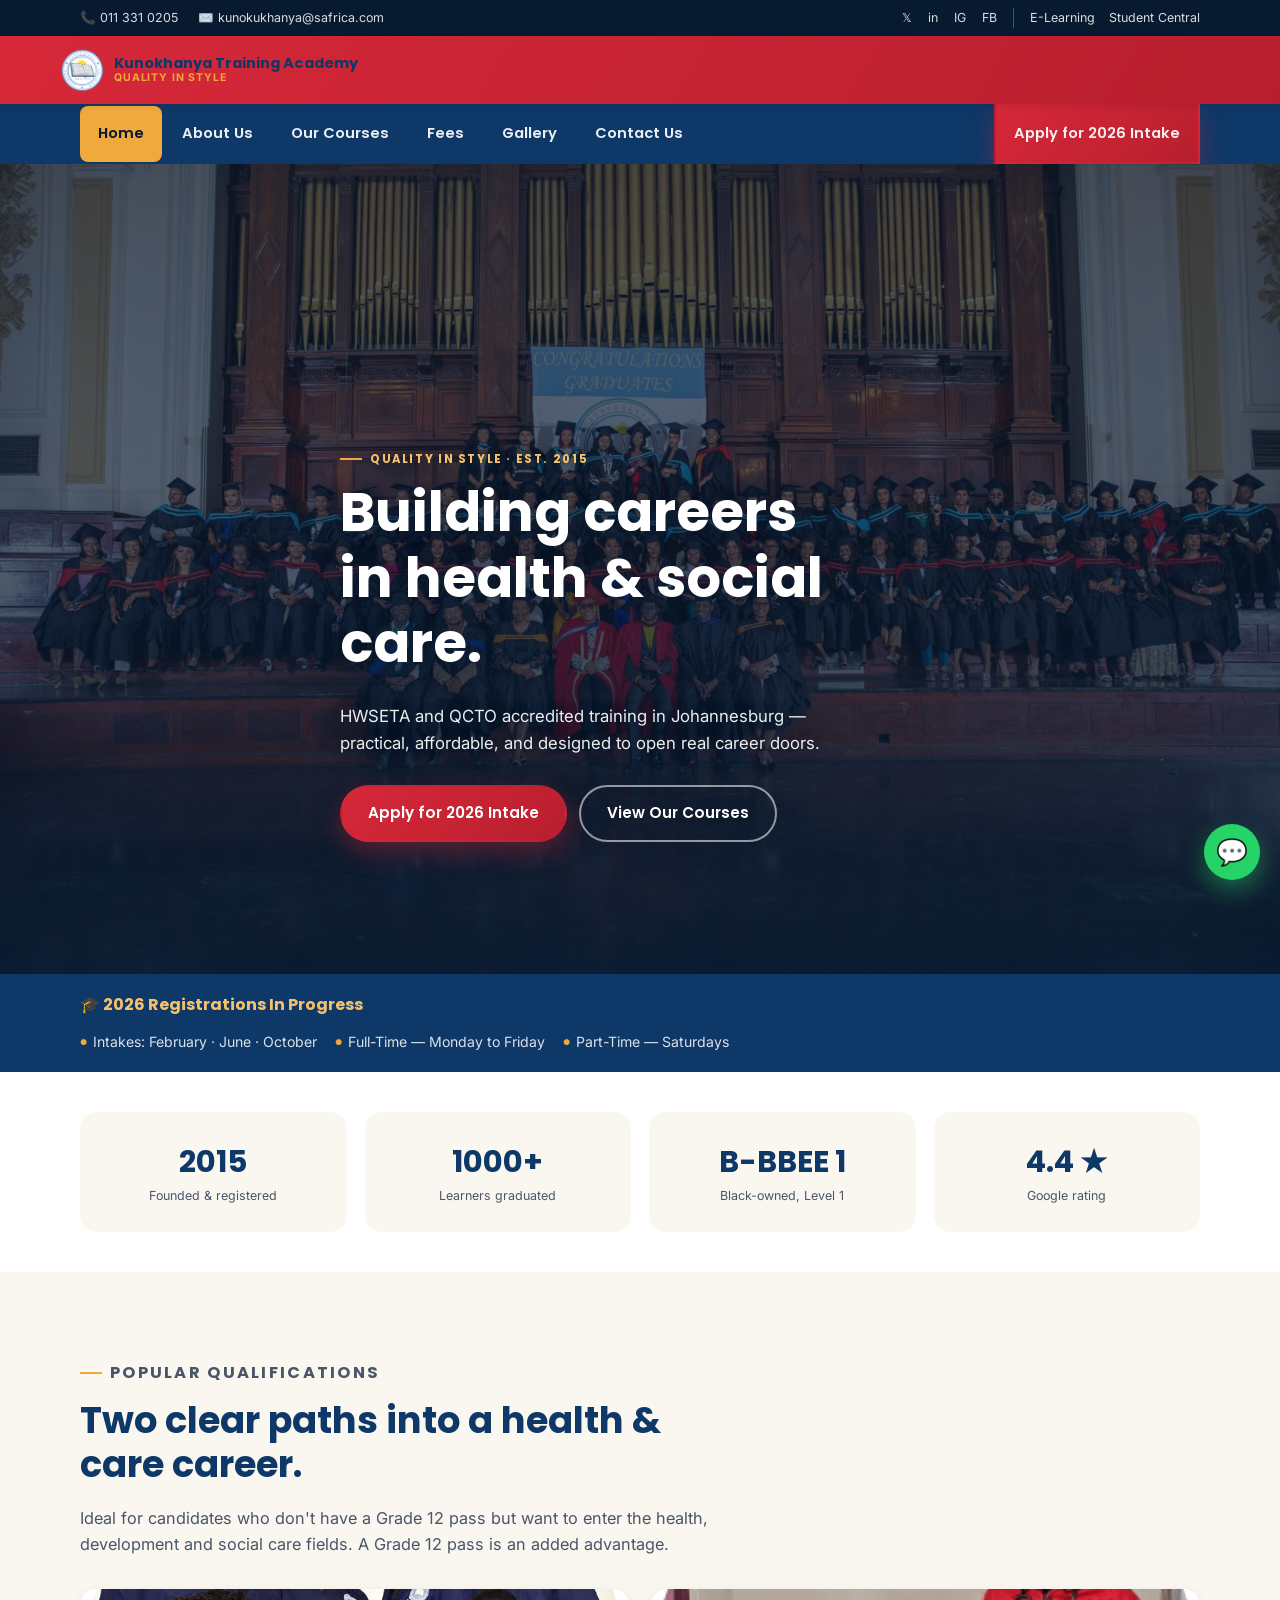
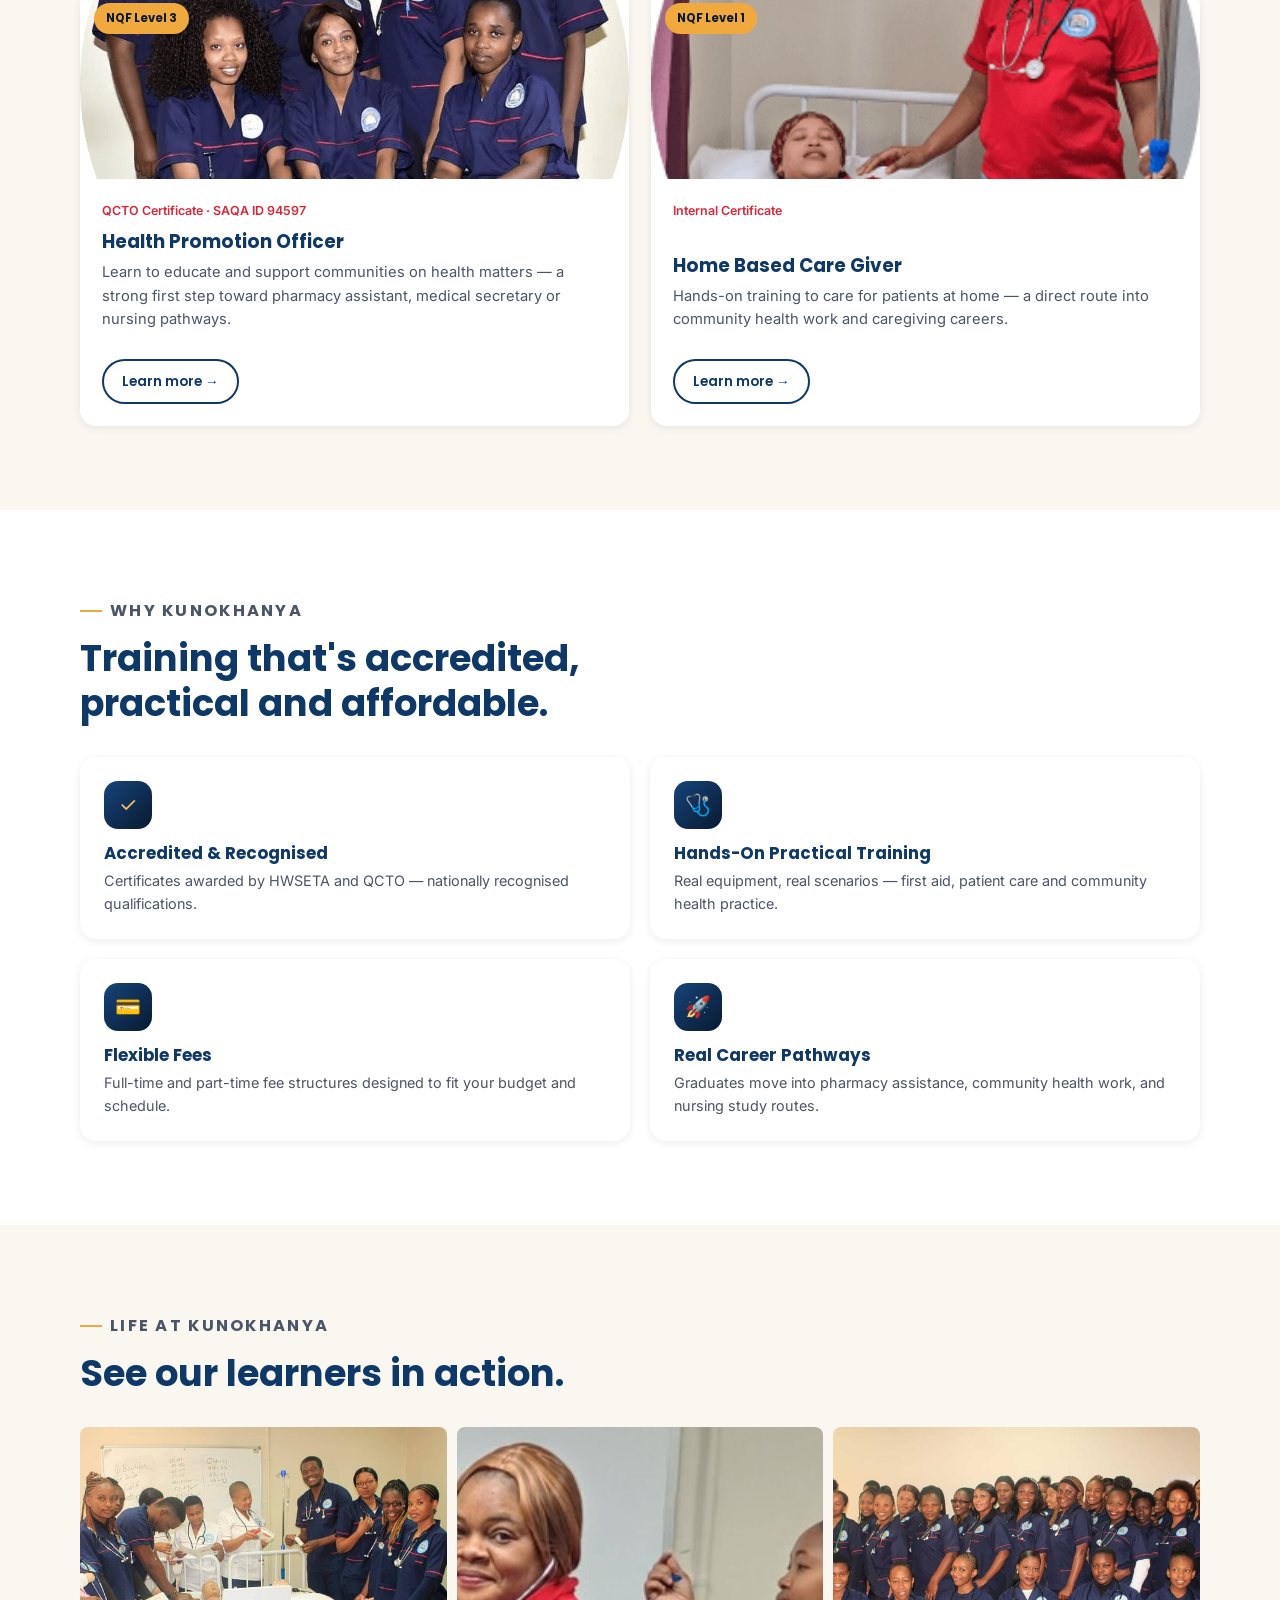
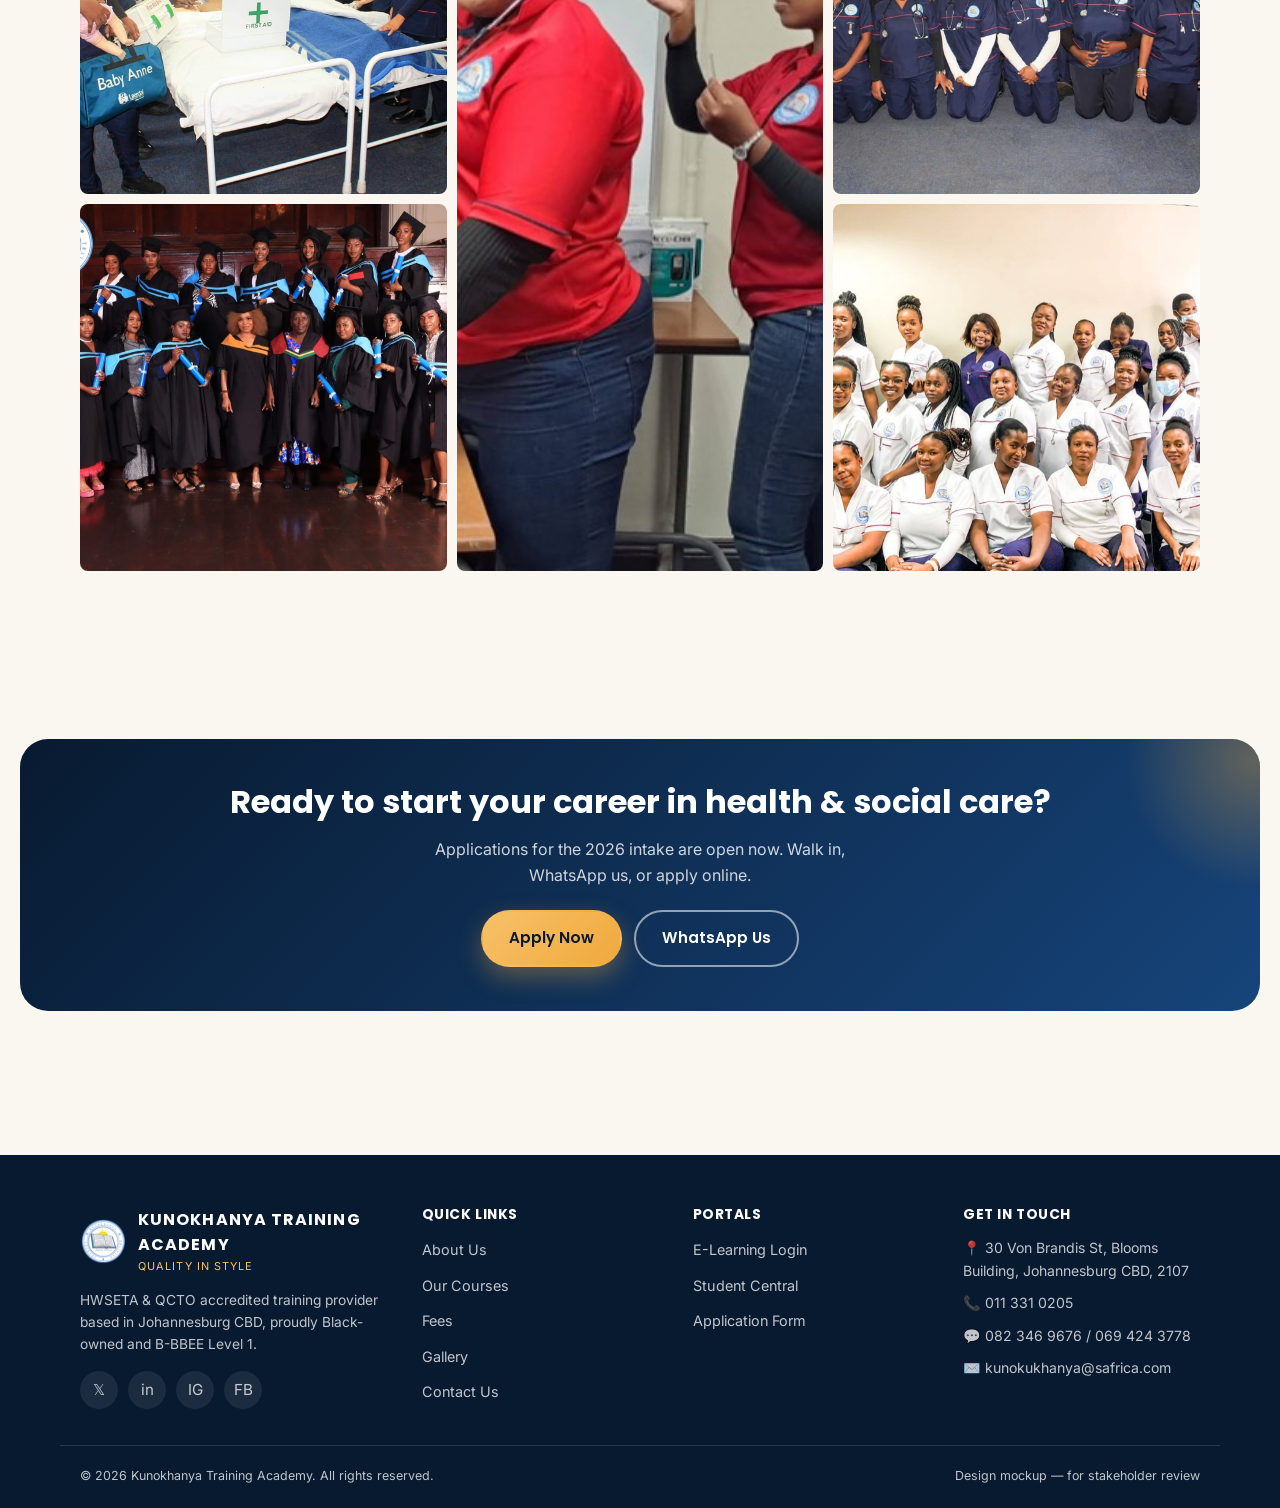
<file: index.html>
<!doctype html>
<html lang="en">
<head>
<meta charset="UTF-8" />
<meta name="viewport" content="width=device-width, initial-scale=1, viewport-fit=cover" />
<title>Kunokhanya Training Academy | Quality In Style</title>
<meta name="description" content="Kunokhanya Training Academy — HWSETA & QCTO accredited health and social care training in Johannesburg. 2026 registrations open." />
<link rel="icon" href="assets/img/logo.png" />
<link rel="preconnect" href="https://fonts.googleapis.com" />
<link rel="preconnect" href="https://fonts.gstatic.com" crossorigin />
<link href="https://fonts.googleapis.com/css2?family=Poppins:wght@600;700;800&family=Inter:wght@400;500;600&display=swap" rel="stylesheet" />
<link rel="stylesheet" href="assets/css/style.css" />
</head>
<body>

<div class="topbar">
  <div class="container">
    <div class="topbar-left">
      <span>📞 011 331 0205</span>
      <span>✉️ kunokukhanya@safrica.com</span>
    </div>
    <div class="topbar-right">
      <a href="https://twitter.com/Kunokhanya1" aria-label="Twitter">𝕏</a>
      <a href="https://www.linkedin.com/company/kunokhanya-training-academy/" aria-label="LinkedIn">in</a>
      <a href="https://www.instagram.com/kunokhanya_training/" aria-label="Instagram">IG</a>
      <a href="https://www.facebook.com/kunokhanya" aria-label="Facebook">FB</a>
      <span class="topbar-portals">
        <a href="https://lms.kunokhanyatrainingacademy.co.za/login/index.php">E-Learning</a>
        <a href="https://app.kunokhanyatrainingacademy.co.za/login">Student Central</a>
      </span>
    </div>
  </div>
</div>

<header class="site-header">
  <div class="container nav-row">
    <a href="index.html" class="brand">
      <img src="assets/img/logo.png" alt="Kunokhanya Training Academy logo" />
      <span class="brand-text">
        <strong>Kunokhanya Training Academy</strong>
        <span>Quality In Style</span>
      </span>
    </a>
    <div class="nav-actions">
      <a href="application.html" class="btn btn-primary btn-sm" style="display:none" id="desktopApply">Apply Now</a>
      <button class="hamburger" data-menu-open aria-label="Open menu"><span></span></button>
    </div>
  </div>
</header>

<div class="nav-scrim"></div>
<nav class="primary-nav" aria-label="Primary">
  <button class="nav-close" data-menu-close aria-label="Close menu">✕</button>
  <div class="nav-inner">
  <ul>
    <li><a href="index.html" class="active">Home</a></li>
    <li><a href="about.html">About Us</a></li>
    <li><a href="courses.html">Our Courses</a></li>
    <li><a href="fees.html">Fees</a></li>
    <li><a href="gallery.html">Gallery</a></li>
    <li><a href="contact.html">Contact Us</a></li>
  </ul>
  <a href="application.html" class="btn btn-primary btn-block nav-cta">Apply for 2026 Intake</a>
  <div class="nav-portals">
    <a href="https://lms.kunokhanyatrainingacademy.co.za/login/index.php">E-Learning Portal</a>
    <a href="https://app.kunokhanyatrainingacademy.co.za/login">Student Central</a>
  </div>
  </div>
</nav>

<main>
  <section class="hero" style="background-image:url('assets/img/hero-1.jpg')">
    <div class="container hero-content reveal">
      <p class="eyebrow">Quality In Style · Est. 2015</p>
      <h1>Building careers in health &amp; social care.</h1>
      <p class="lead">HWSETA and QCTO accredited training in Johannesburg — practical, affordable, and designed to open real career doors.</p>
      <div class="hero-actions">
        <a href="application.html" class="btn btn-primary">Apply for 2026 Intake</a>
        <a href="courses.html" class="btn btn-outline">View Our Courses</a>
      </div>
    </div>
  </section>

  <div class="intake-strip">
    <div class="container">
      <strong>🎓 2026 Registrations In Progress</strong>
      <div class="intake-details">
        <span>Intakes: February · June · October</span>
        <span>Full-Time — Monday to Friday</span>
        <span>Part-Time — Saturdays</span>
      </div>
    </div>
  </div>

  <section class="stats-strip section-tight">
    <div class="container">
      <div class="stats-grid">
        <div class="stat-card reveal">
          <div class="num">2015</div>
          <div class="label">Founded &amp; registered</div>
        </div>
        <div class="stat-card reveal">
          <div class="num">1000+</div>
          <div class="label">Learners graduated</div>
        </div>
        <div class="stat-card reveal">
          <div class="num">B-BBEE 1</div>
          <div class="label">Black-owned, Level 1</div>
        </div>
        <div class="stat-card reveal">
          <div class="num">4.4 ★</div>
          <div class="label">Google rating</div>
        </div>
      </div>
    </div>
  </section>

  <section>
    <div class="container">
      <div class="section-head reveal">
        <p class="eyebrow">Popular Qualifications</p>
        <h2>Two clear paths into a health &amp; care career.</h2>
        <p>Ideal for candidates who don't have a Grade 12 pass but want to enter the health, development and social care fields. A Grade 12 pass is an added advantage.</p>
      </div>
      <div class="card-grid cols-2">
        <article class="course-card reveal">
          <div class="thumb" style="background-image:url('assets/img/course-health.png')">
            <span class="level-badge">NQF Level 3</span>
          </div>
          <div class="body">
            <p class="meta">QCTO Certificate · SAQA ID 94597</p>
            <h3>Health Promotion Officer</h3>
            <p>Learn to educate and support communities on health matters — a strong first step toward pharmacy assistant, medical secretary or nursing pathways.</p>
            <a href="courses.html" class="btn btn-outline-navy btn-sm">Learn more →</a>
          </div>
        </article>
        <article class="course-card reveal">
          <div class="thumb" style="background-image:url('assets/img/course-care.png')">
            <span class="level-badge">NQF Level 1</span>
          </div>
          <div class="body">
            <p class="meta">Internal Certificate</p>
            <h3>Home Based Care Giver</h3>
            <p>Hands-on training to care for patients at home — a direct route into community health work and caregiving careers.</p>
            <a href="courses.html" class="btn btn-outline-navy btn-sm">Learn more →</a>
          </div>
        </article>
      </div>
    </div>
  </section>

  <section style="background:var(--white)">
    <div class="container">
      <div class="section-head reveal">
        <p class="eyebrow">Why Kunokhanya</p>
        <h2>Training that's accredited, practical and affordable.</h2>
      </div>
      <div class="feature-grid">
        <div class="feature-item reveal">
          <div class="icon">✓</div>
          <h3>Accredited &amp; Recognised</h3>
          <p>Certificates awarded by HWSETA and QCTO — nationally recognised qualifications.</p>
        </div>
        <div class="feature-item reveal">
          <div class="icon">🩺</div>
          <h3>Hands-On Practical Training</h3>
          <p>Real equipment, real scenarios — first aid, patient care and community health practice.</p>
        </div>
        <div class="feature-item reveal">
          <div class="icon">💳</div>
          <h3>Flexible Fees</h3>
          <p>Full-time and part-time fee structures designed to fit your budget and schedule.</p>
        </div>
        <div class="feature-item reveal">
          <div class="icon">🚀</div>
          <h3>Real Career Pathways</h3>
          <p>Graduates move into pharmacy assistance, community health work, and nursing study routes.</p>
        </div>
      </div>
    </div>
  </section>

  <section>
    <div class="container">
      <div class="section-head reveal">
        <p class="eyebrow">Life at Kunokhanya</p>
        <h2>See our learners in action.</h2>
      </div>
      <div class="gallery-grid reveal">
        <a href="gallery.html"><img src="assets/img/gallery-1.jpg" alt="Kunokhanya students in training" loading="lazy" /></a>
        <a href="gallery.html" class="tall"><img src="assets/img/gallery-4.jpg" alt="Kunokhanya practical class" loading="lazy" /></a>
        <a href="gallery.html"><img src="assets/img/gallery-3.jpg" alt="Kunokhanya learners" loading="lazy" /></a>
        <a href="gallery.html"><img src="assets/img/gallery-7.jpg" alt="Kunokhanya graduation" loading="lazy" /></a>
        <a href="gallery.html"><img src="assets/img/gallery-8.jpg" alt="Kunokhanya campus" loading="lazy" /></a>
      </div>
    </div>
  </section>

  <section>
    <div class="cta-band reveal">
      <h2>Ready to start your career in health &amp; social care?</h2>
      <p>Applications for the 2026 intake are open now. Walk in, WhatsApp us, or apply online.</p>
      <div class="hero-actions">
        <a href="application.html" class="btn btn-gold">Apply Now</a>
        <a href="https://wa.me/27823469676" class="btn btn-outline">WhatsApp Us</a>
      </div>
    </div>
  </section>
</main>

<footer class="site-footer">
  <div class="container footer-grid">
    <div>
      <div class="footer-brand">
        <img src="assets/img/logo.png" alt="Kunokhanya logo" />
        <span>
          <strong>Kunokhanya Training Academy</strong>
          <span>Quality In Style</span>
        </span>
      </div>
      <p style="font-size:0.86rem">HWSETA &amp; QCTO accredited training provider based in Johannesburg CBD, proudly Black-owned and B-BBEE Level 1.</p>
      <div class="social-row">
        <a href="https://twitter.com/Kunokhanya1" aria-label="Twitter">𝕏</a>
        <a href="https://www.linkedin.com/company/kunokhanya-training-academy/" aria-label="LinkedIn">in</a>
        <a href="https://www.instagram.com/kunokhanya_training/" aria-label="Instagram">IG</a>
        <a href="https://www.facebook.com/kunokhanya" aria-label="Facebook">FB</a>
      </div>
    </div>
    <div>
      <h4>Quick Links</h4>
      <ul>
        <li><a href="about.html">About Us</a></li>
        <li><a href="courses.html">Our Courses</a></li>
        <li><a href="fees.html">Fees</a></li>
        <li><a href="gallery.html">Gallery</a></li>
        <li><a href="contact.html">Contact Us</a></li>
      </ul>
    </div>
    <div>
      <h4>Portals</h4>
      <ul>
        <li><a href="https://lms.kunokhanyatrainingacademy.co.za/login/index.php">E-Learning Login</a></li>
        <li><a href="https://app.kunokhanyatrainingacademy.co.za/login">Student Central</a></li>
        <li><a href="application.html">Application Form</a></li>
      </ul>
    </div>
    <div>
      <h4>Get In Touch</h4>
      <ul class="footer-contact">
        <li>📍 30 Von Brandis St, Blooms Building, Johannesburg CBD, 2107</li>
        <li>📞 011 331 0205</li>
        <li>💬 082 346 9676 / 069 424 3778</li>
        <li>✉️ kunokukhanya@safrica.com</li>
      </ul>
    </div>
  </div>
  <div class="container footer-bottom">
    <span>© 2026 Kunokhanya Training Academy. All rights reserved.</span>
    <span>Design mockup — for stakeholder review</span>
  </div>
</footer>

<a href="https://wa.me/27823469676" class="whatsapp-float" aria-label="Chat on WhatsApp">💬</a>

<script src="assets/js/main.js"></script>
</body>
</html>
</file>
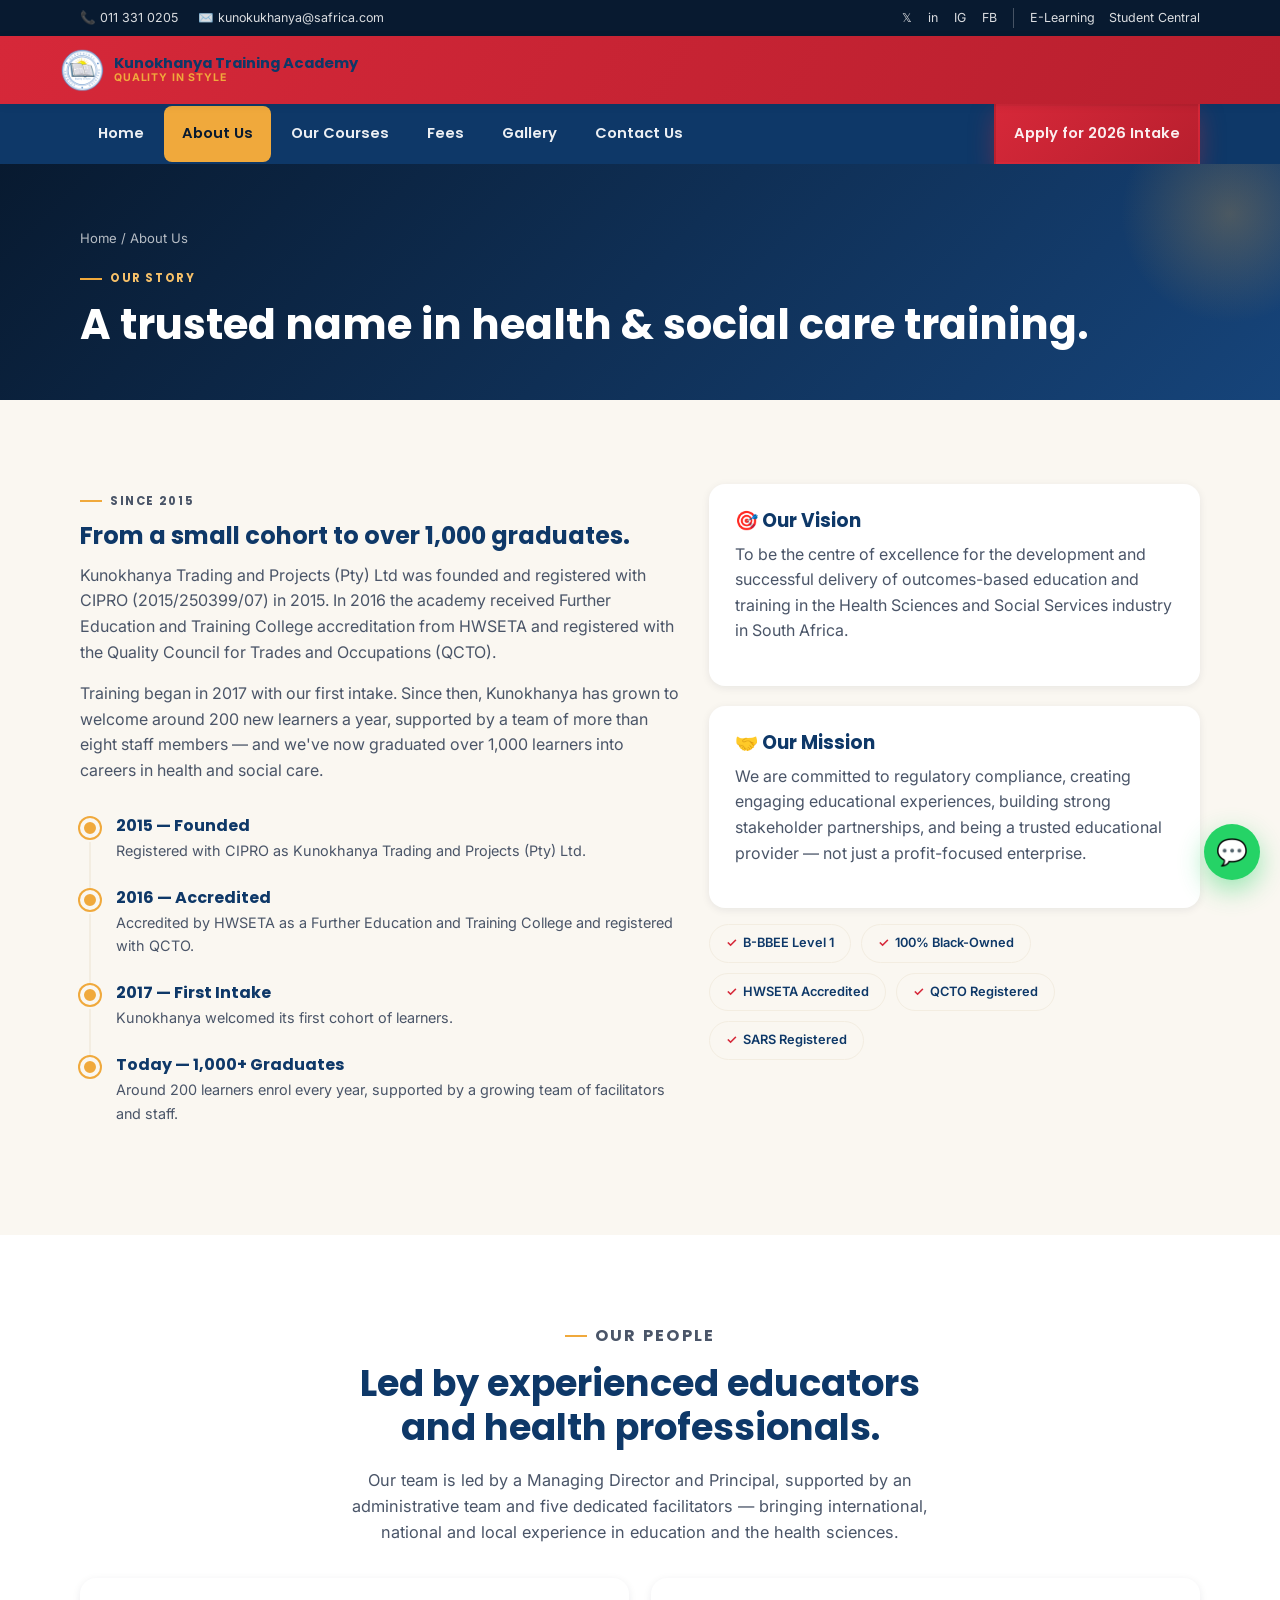
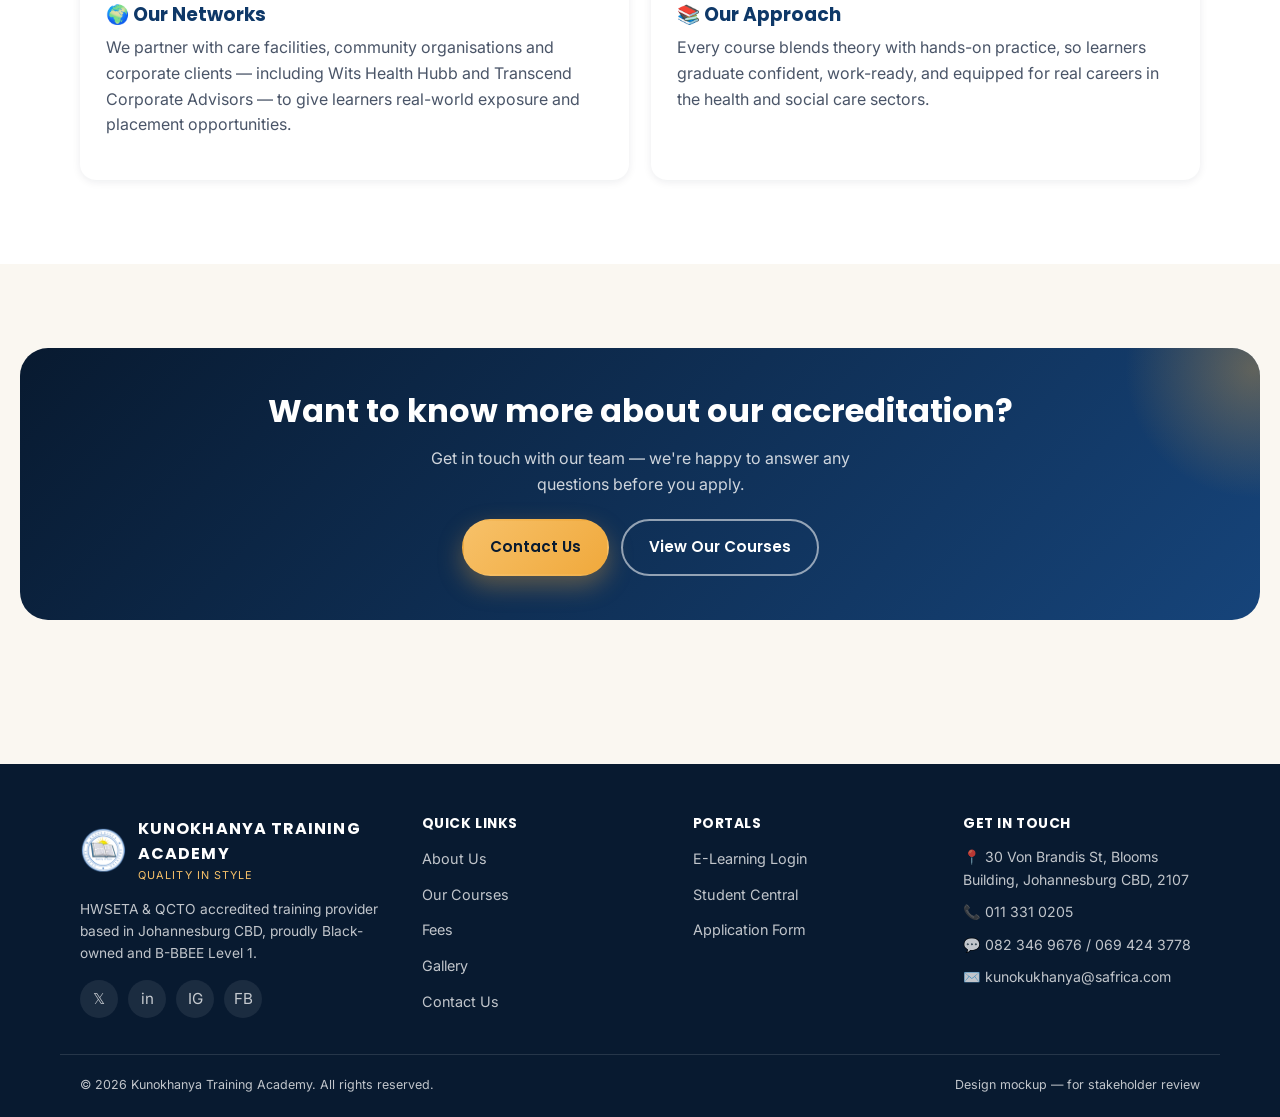
<file: about.html>
<!doctype html>
<html lang="en">
<head>
<meta charset="UTF-8" />
<meta name="viewport" content="width=device-width, initial-scale=1, viewport-fit=cover" />
<title>About Us | Kunokhanya Training Academy</title>
<meta name="description" content="Founded in 2015, Kunokhanya Training Academy is a Black-owned, B-BBEE Level 1, HWSETA & QCTO accredited training provider in Johannesburg." />
<link rel="icon" href="assets/img/logo.png" />
<link rel="preconnect" href="https://fonts.googleapis.com" />
<link rel="preconnect" href="https://fonts.gstatic.com" crossorigin />
<link href="https://fonts.googleapis.com/css2?family=Poppins:wght@600;700;800&family=Inter:wght@400;500;600&display=swap" rel="stylesheet" />
<link rel="stylesheet" href="assets/css/style.css" />
</head>
<body>

<div class="topbar">
  <div class="container">
    <div class="topbar-left">
      <span>📞 011 331 0205</span>
      <span>✉️ kunokukhanya@safrica.com</span>
    </div>
    <div class="topbar-right">
      <a href="https://twitter.com/Kunokhanya1" aria-label="Twitter">𝕏</a>
      <a href="https://www.linkedin.com/company/kunokhanya-training-academy/" aria-label="LinkedIn">in</a>
      <a href="https://www.instagram.com/kunokhanya_training/" aria-label="Instagram">IG</a>
      <a href="https://www.facebook.com/kunokhanya" aria-label="Facebook">FB</a>
      <span class="topbar-portals">
        <a href="https://lms.kunokhanyatrainingacademy.co.za/login/index.php">E-Learning</a>
        <a href="https://app.kunokhanyatrainingacademy.co.za/login">Student Central</a>
      </span>
    </div>
  </div>
</div>

<header class="site-header">
  <div class="container nav-row">
    <a href="index.html" class="brand">
      <img src="assets/img/logo.png" alt="Kunokhanya Training Academy logo" />
      <span class="brand-text">
        <strong>Kunokhanya Training Academy</strong>
        <span>Quality In Style</span>
      </span>
    </a>
    <div class="nav-actions">
      <button class="hamburger" data-menu-open aria-label="Open menu"><span></span></button>
    </div>
  </div>
</header>

<div class="nav-scrim"></div>
<nav class="primary-nav" aria-label="Primary">
  <button class="nav-close" data-menu-close aria-label="Close menu">✕</button>
  <div class="nav-inner">
  <ul>
    <li><a href="index.html">Home</a></li>
    <li><a href="about.html" class="active">About Us</a></li>
    <li><a href="courses.html">Our Courses</a></li>
    <li><a href="fees.html">Fees</a></li>
    <li><a href="gallery.html">Gallery</a></li>
    <li><a href="contact.html">Contact Us</a></li>
  </ul>
  <a href="application.html" class="btn btn-primary btn-block nav-cta">Apply for 2026 Intake</a>
  <div class="nav-portals">
    <a href="https://lms.kunokhanyatrainingacademy.co.za/login/index.php">E-Learning Portal</a>
    <a href="https://app.kunokhanyatrainingacademy.co.za/login">Student Central</a>
  </div>
  </div>
</nav>

<main>
  <section class="page-banner section-tight">
    <div class="container">
      <p class="breadcrumb"><a href="index.html">Home</a> / About Us</p>
      <p class="eyebrow">Our Story</p>
      <h1>A trusted name in health &amp; social care training.</h1>
    </div>
  </section>

  <section>
    <div class="container two-col">
      <div class="prose reveal">
        <p class="eyebrow">Since 2015</p>
        <h2>From a small cohort to over 1,000 graduates.</h2>
        <p>Kunokhanya Trading and Projects (Pty) Ltd was founded and registered with CIPRO (2015/250399/07) in 2015. In 2016 the academy received Further Education and Training College accreditation from HWSETA and registered with the Quality Council for Trades and Occupations (QCTO).</p>
        <p>Training began in 2017 with our first intake. Since then, Kunokhanya has grown to welcome around 200 new learners a year, supported by a team of more than eight staff members — and we've now graduated over 1,000 learners into careers in health and social care.</p>

        <div class="timeline" style="margin-top:32px">
          <div class="timeline-item">
            <div class="timeline-dot"></div>
            <div>
              <h4>2015 — Founded</h4>
              <p>Registered with CIPRO as Kunokhanya Trading and Projects (Pty) Ltd.</p>
            </div>
          </div>
          <div class="timeline-item">
            <div class="timeline-dot"></div>
            <div>
              <h4>2016 — Accredited</h4>
              <p>Accredited by HWSETA as a Further Education and Training College and registered with QCTO.</p>
            </div>
          </div>
          <div class="timeline-item">
            <div class="timeline-dot"></div>
            <div>
              <h4>2017 — First Intake</h4>
              <p>Kunokhanya welcomed its first cohort of learners.</p>
            </div>
          </div>
          <div class="timeline-item">
            <div class="timeline-dot"></div>
            <div>
              <h4>Today — 1,000+ Graduates</h4>
              <p>Around 200 learners enrol every year, supported by a growing team of facilitators and staff.</p>
            </div>
          </div>
        </div>
      </div>

      <div class="reveal">
        <div class="info-card" style="margin-bottom:20px">
          <h3>🎯 Our Vision</h3>
          <p style="color:var(--ink-600)">To be the centre of excellence for the development and successful delivery of outcomes-based education and training in the Health Sciences and Social Services industry in South Africa.</p>
        </div>
        <div class="info-card">
          <h3>🤝 Our Mission</h3>
          <p style="color:var(--ink-600)">We are committed to regulatory compliance, creating engaging educational experiences, building strong stakeholder partnerships, and being a trusted educational provider — not just a profit-focused enterprise.</p>
        </div>
        <div class="badge-row">
          <span class="badge-pill">B-BBEE Level 1</span>
          <span class="badge-pill">100% Black-Owned</span>
          <span class="badge-pill">HWSETA Accredited</span>
          <span class="badge-pill">QCTO Registered</span>
          <span class="badge-pill">SARS Registered</span>
        </div>
      </div>
    </div>
  </section>

  <section style="background:var(--white)">
    <div class="container">
      <div class="section-head center reveal" style="margin-left:auto;margin-right:auto">
        <p class="eyebrow">Our People</p>
        <h2>Led by experienced educators and health professionals.</h2>
        <p>Our team is led by a Managing Director and Principal, supported by an administrative team and five dedicated facilitators — bringing international, national and local experience in education and the health sciences.</p>
      </div>
      <div class="card-grid cols-2 reveal">
        <div class="info-card">
          <h3>🌍 Our Networks</h3>
          <p style="color:var(--ink-600)">We partner with care facilities, community organisations and corporate clients — including Wits Health Hubb and Transcend Corporate Advisors — to give learners real-world exposure and placement opportunities.</p>
        </div>
        <div class="info-card">
          <h3>📚 Our Approach</h3>
          <p style="color:var(--ink-600)">Every course blends theory with hands-on practice, so learners graduate confident, work-ready, and equipped for real careers in the health and social care sectors.</p>
        </div>
      </div>
    </div>
  </section>

  <section>
    <div class="cta-band reveal">
      <h2>Want to know more about our accreditation?</h2>
      <p>Get in touch with our team — we're happy to answer any questions before you apply.</p>
      <div class="hero-actions">
        <a href="contact.html" class="btn btn-gold">Contact Us</a>
        <a href="courses.html" class="btn btn-outline">View Our Courses</a>
      </div>
    </div>
  </section>
</main>

<footer class="site-footer">
  <div class="container footer-grid">
    <div>
      <div class="footer-brand">
        <img src="assets/img/logo.png" alt="Kunokhanya logo" />
        <span>
          <strong>Kunokhanya Training Academy</strong>
          <span>Quality In Style</span>
        </span>
      </div>
      <p style="font-size:0.86rem">HWSETA &amp; QCTO accredited training provider based in Johannesburg CBD, proudly Black-owned and B-BBEE Level 1.</p>
      <div class="social-row">
        <a href="https://twitter.com/Kunokhanya1" aria-label="Twitter">𝕏</a>
        <a href="https://www.linkedin.com/company/kunokhanya-training-academy/" aria-label="LinkedIn">in</a>
        <a href="https://www.instagram.com/kunokhanya_training/" aria-label="Instagram">IG</a>
        <a href="https://www.facebook.com/kunokhanya" aria-label="Facebook">FB</a>
      </div>
    </div>
    <div>
      <h4>Quick Links</h4>
      <ul>
        <li><a href="about.html">About Us</a></li>
        <li><a href="courses.html">Our Courses</a></li>
        <li><a href="fees.html">Fees</a></li>
        <li><a href="gallery.html">Gallery</a></li>
        <li><a href="contact.html">Contact Us</a></li>
      </ul>
    </div>
    <div>
      <h4>Portals</h4>
      <ul>
        <li><a href="https://lms.kunokhanyatrainingacademy.co.za/login/index.php">E-Learning Login</a></li>
        <li><a href="https://app.kunokhanyatrainingacademy.co.za/login">Student Central</a></li>
        <li><a href="application.html">Application Form</a></li>
      </ul>
    </div>
    <div>
      <h4>Get In Touch</h4>
      <ul class="footer-contact">
        <li>📍 30 Von Brandis St, Blooms Building, Johannesburg CBD, 2107</li>
        <li>📞 011 331 0205</li>
        <li>💬 082 346 9676 / 069 424 3778</li>
        <li>✉️ kunokukhanya@safrica.com</li>
      </ul>
    </div>
  </div>
  <div class="container footer-bottom">
    <span>© 2026 Kunokhanya Training Academy. All rights reserved.</span>
    <span>Design mockup — for stakeholder review</span>
  </div>
</footer>

<a href="https://wa.me/27823469676" class="whatsapp-float" aria-label="Chat on WhatsApp">💬</a>

<script src="assets/js/main.js"></script>
</body>
</html>
</file>
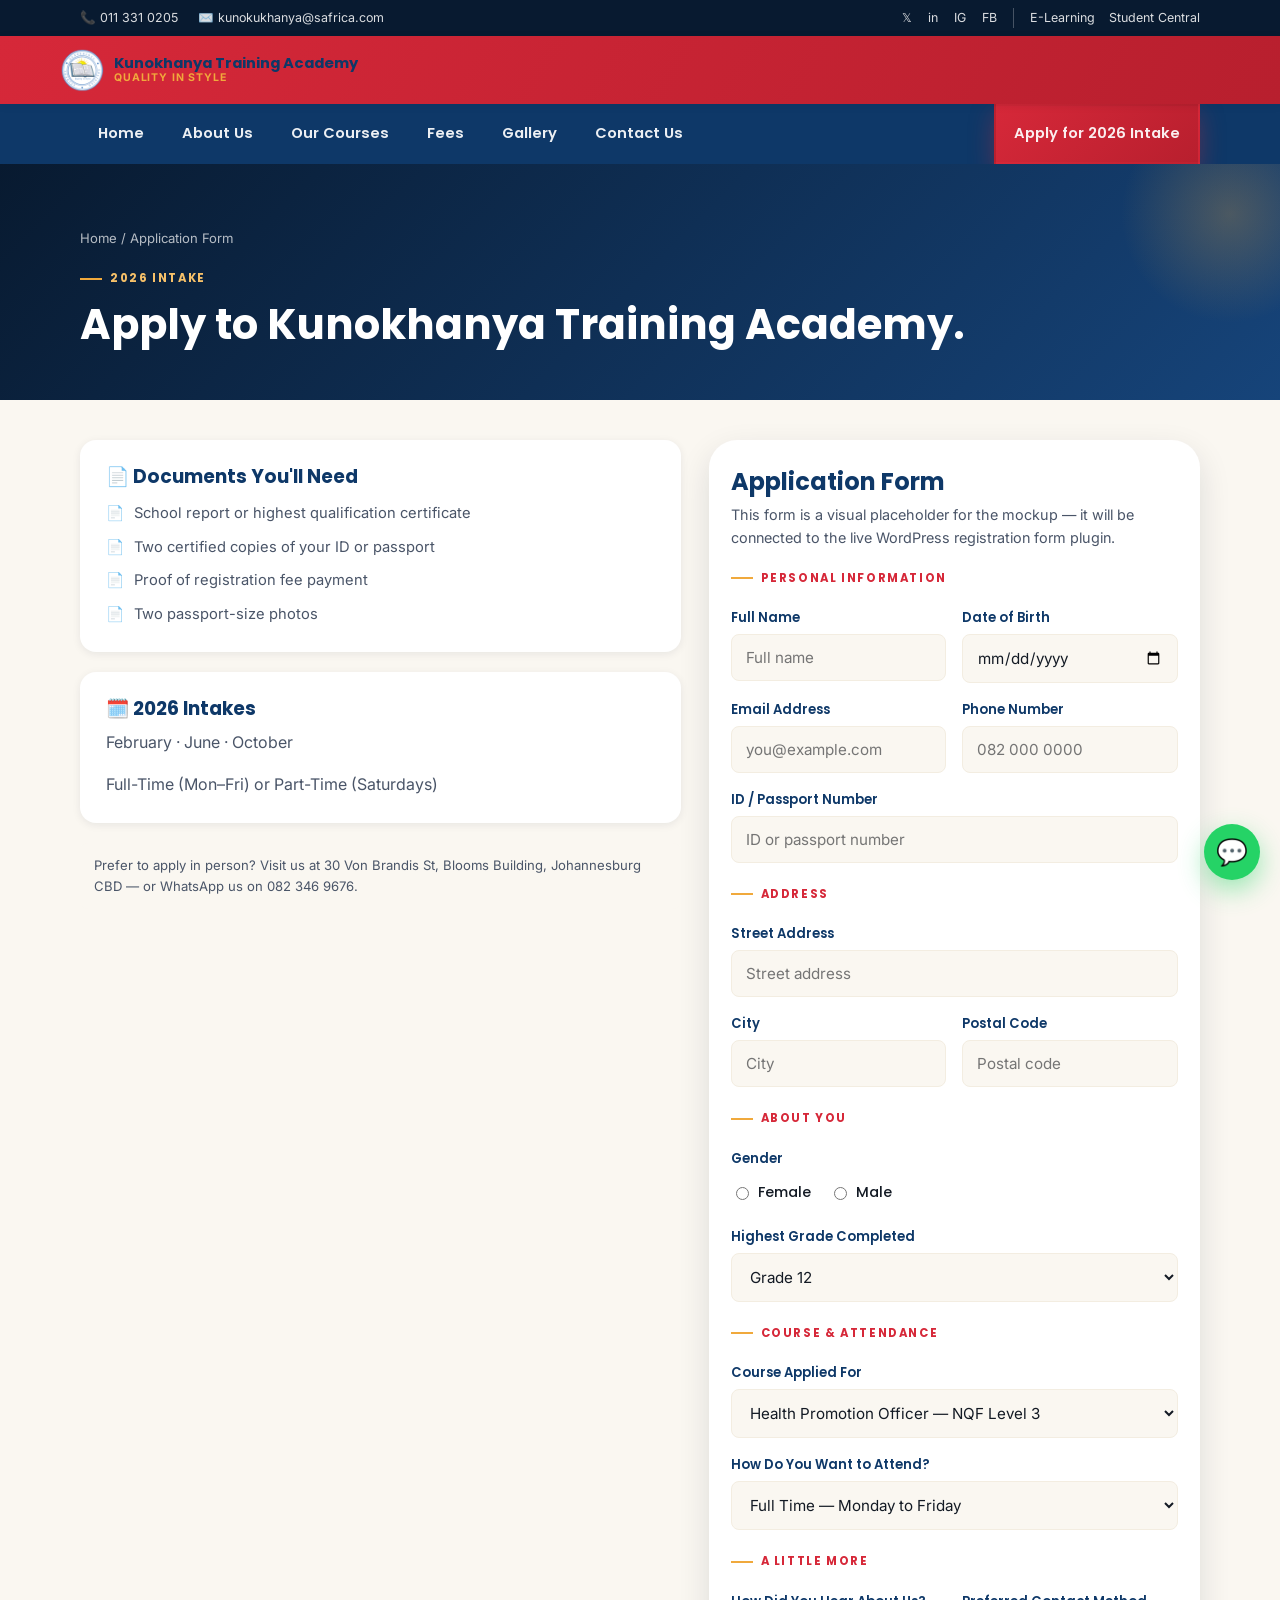
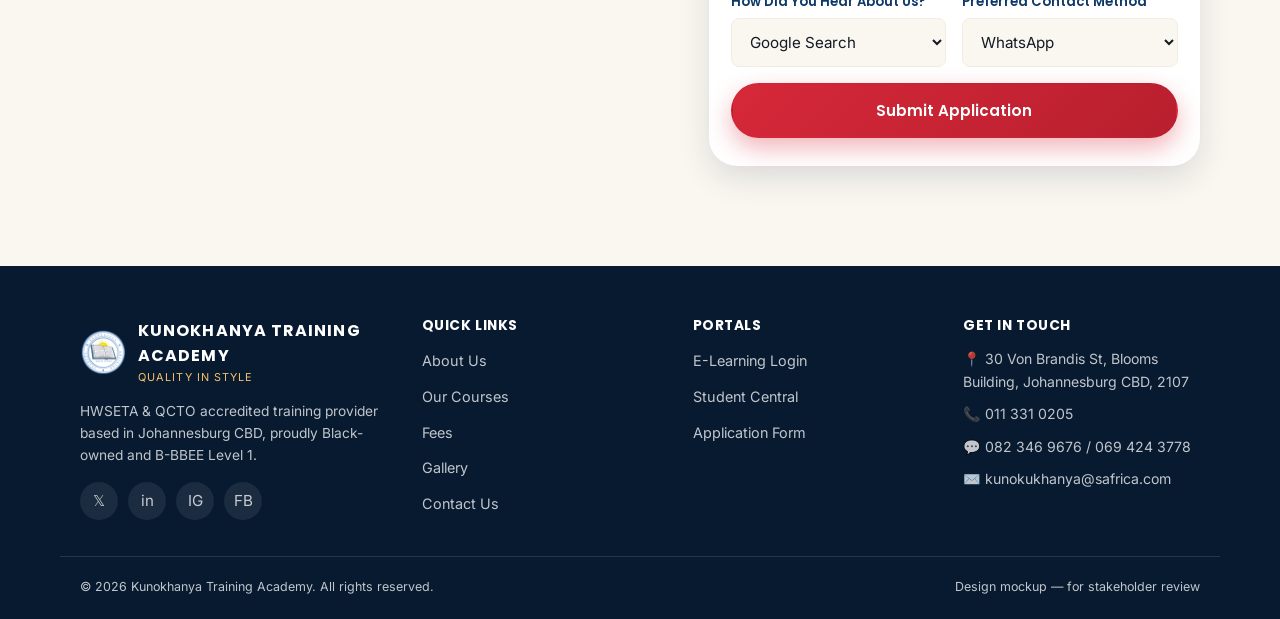
<file: application.html>
<!doctype html>
<html lang="en">
<head>
<meta charset="UTF-8" />
<meta name="viewport" content="width=device-width, initial-scale=1, viewport-fit=cover" />
<title>Application Form | Kunokhanya Training Academy</title>
<meta name="description" content="Apply for the 2026 intake at Kunokhanya Training Academy." />
<link rel="icon" href="assets/img/logo.png" />
<link rel="preconnect" href="https://fonts.googleapis.com" />
<link rel="preconnect" href="https://fonts.gstatic.com" crossorigin />
<link href="https://fonts.googleapis.com/css2?family=Poppins:wght@600;700;800&family=Inter:wght@400;500;600&display=swap" rel="stylesheet" />
<link rel="stylesheet" href="assets/css/style.css" />
</head>
<body>

<div class="topbar">
  <div class="container">
    <div class="topbar-left">
      <span>📞 011 331 0205</span>
      <span>✉️ kunokukhanya@safrica.com</span>
    </div>
    <div class="topbar-right">
      <a href="https://twitter.com/Kunokhanya1" aria-label="Twitter">𝕏</a>
      <a href="https://www.linkedin.com/company/kunokhanya-training-academy/" aria-label="LinkedIn">in</a>
      <a href="https://www.instagram.com/kunokhanya_training/" aria-label="Instagram">IG</a>
      <a href="https://www.facebook.com/kunokhanya" aria-label="Facebook">FB</a>
      <span class="topbar-portals">
        <a href="https://lms.kunokhanyatrainingacademy.co.za/login/index.php">E-Learning</a>
        <a href="https://app.kunokhanyatrainingacademy.co.za/login">Student Central</a>
      </span>
    </div>
  </div>
</div>

<header class="site-header">
  <div class="container nav-row">
    <a href="index.html" class="brand">
      <img src="assets/img/logo.png" alt="Kunokhanya Training Academy logo" />
      <span class="brand-text">
        <strong>Kunokhanya Training Academy</strong>
        <span>Quality In Style</span>
      </span>
    </a>
    <div class="nav-actions">
      <button class="hamburger" data-menu-open aria-label="Open menu"><span></span></button>
    </div>
  </div>
</header>

<div class="nav-scrim"></div>
<nav class="primary-nav" aria-label="Primary">
  <button class="nav-close" data-menu-close aria-label="Close menu">✕</button>
  <div class="nav-inner">
  <ul>
    <li><a href="index.html">Home</a></li>
    <li><a href="about.html">About Us</a></li>
    <li><a href="courses.html">Our Courses</a></li>
    <li><a href="fees.html">Fees</a></li>
    <li><a href="gallery.html">Gallery</a></li>
    <li><a href="contact.html">Contact Us</a></li>
  </ul>
  <a href="application.html" class="btn btn-primary btn-block nav-cta">Apply for 2026 Intake</a>
  <div class="nav-portals">
    <a href="https://lms.kunokhanyatrainingacademy.co.za/login/index.php">E-Learning Portal</a>
    <a href="https://app.kunokhanyatrainingacademy.co.za/login">Student Central</a>
  </div>
  </div>
</nav>

<main>
  <section class="page-banner section-tight">
    <div class="container">
      <p class="breadcrumb"><a href="index.html">Home</a> / Application Form</p>
      <p class="eyebrow">2026 Intake</p>
      <h1>Apply to Kunokhanya Training Academy.</h1>
    </div>
  </section>

  <section class="section-tight">
    <div class="container two-col">
      <div class="reveal">
        <div class="info-card" style="margin-bottom:20px">
          <h3>📄 Documents You'll Need</h3>
          <ul class="doc-checklist" style="margin-top:14px">
            <li>School report or highest qualification certificate</li>
            <li>Two certified copies of your ID or passport</li>
            <li>Proof of registration fee payment</li>
            <li>Two passport-size photos</li>
          </ul>
        </div>
        <div class="info-card">
          <h3>🗓️ 2026 Intakes</h3>
          <p style="color:var(--ink-600)">February · June · October</p>
          <p style="color:var(--ink-600);margin-bottom:0">Full-Time (Mon–Fri) or Part-Time (Saturdays)</p>
        </div>
        <div class="form-note" style="margin-top:20px">
          Prefer to apply in person? Visit us at 30 Von Brandis St, Blooms Building, Johannesburg CBD — or WhatsApp us on 082 346 9676.
        </div>
      </div>

      <div class="form-card reveal">
        <h2 style="margin-bottom:6px">Application Form</h2>
        <p style="color:var(--ink-600);font-size:0.9rem;margin-bottom:20px">This form is a visual placeholder for the mockup — it will be connected to the live WordPress registration form plugin.</p>
        <form class="form-grid" onsubmit="return false;">

          <fieldset class="form-grid">
            <p class="eyebrow" style="margin-bottom:4px">Personal Information</p>
            <div class="form-grid cols-2">
              <div class="field">
                <label for="fullname">Full Name</label>
                <input type="text" id="fullname" name="fullname" placeholder="Full name" required />
              </div>
              <div class="field">
                <label for="dob">Date of Birth</label>
                <input type="date" id="dob" name="dob" />
              </div>
            </div>
            <div class="form-grid cols-2">
              <div class="field">
                <label for="appemail">Email Address</label>
                <input type="email" id="appemail" name="appemail" placeholder="you@example.com" required />
              </div>
              <div class="field">
                <label for="phone">Phone Number</label>
                <input type="tel" id="phone" name="phone" placeholder="082 000 0000" />
              </div>
            </div>
            <div class="field">
              <label for="idnumber">ID / Passport Number</label>
              <input type="text" id="idnumber" name="idnumber" placeholder="ID or passport number" />
            </div>
          </fieldset>

          <fieldset class="form-grid" style="margin-top:6px">
            <p class="eyebrow" style="margin-bottom:4px">Address</p>
            <div class="field">
              <label for="address">Street Address</label>
              <input type="text" id="address" name="address" placeholder="Street address" />
            </div>
            <div class="form-grid cols-2">
              <div class="field">
                <label for="city">City</label>
                <input type="text" id="city" name="city" placeholder="City" />
              </div>
              <div class="field">
                <label for="postal">Postal Code</label>
                <input type="text" id="postal" name="postal" placeholder="Postal code" />
              </div>
            </div>
          </fieldset>

          <fieldset class="form-grid" style="margin-top:6px">
            <p class="eyebrow" style="margin-bottom:4px">About You</p>
            <div class="field">
              <label>Gender</label>
              <div class="radio-row">
                <label><input type="radio" name="gender" value="female" /> Female</label>
                <label><input type="radio" name="gender" value="male" /> Male</label>
              </div>
            </div>
            <div class="field">
              <label for="grade">Highest Grade Completed</label>
              <select id="grade" name="grade">
                <option>Grade 12</option>
                <option>Grade 11</option>
                <option>Grade 10</option>
                <option>Grade 9</option>
                <option>ABET Level 4</option>
                <option>Ancillary Health Care</option>
              </select>
            </div>
          </fieldset>

          <fieldset class="form-grid" style="margin-top:6px">
            <p class="eyebrow" style="margin-bottom:4px">Course &amp; Attendance</p>
            <div class="field">
              <label for="course">Course Applied For</label>
              <select id="course" name="course">
                <option>Health Promotion Officer — NQF Level 3</option>
                <option>Home Based Care Giver — NQF Level 1</option>
                <option>Home Based Personal Care Assistant — NQF Level 2</option>
                <option>Commercial Cleaner — NQF Level 1</option>
              </select>
            </div>
            <div class="field">
              <label for="attend">How Do You Want to Attend?</label>
              <select id="attend" name="attend">
                <option>Full Time — Monday to Friday</option>
                <option>Part Time — Saturdays</option>
                <option>Online Classes</option>
              </select>
            </div>
          </fieldset>

          <fieldset class="form-grid" style="margin-top:6px">
            <p class="eyebrow" style="margin-bottom:4px">A Little More</p>
            <div class="form-grid cols-2">
              <div class="field">
                <label for="heard">How Did You Hear About Us?</label>
                <select id="heard" name="heard">
                  <option>Google Search</option>
                  <option>Facebook</option>
                  <option>Instagram</option>
                  <option>Referral</option>
                </select>
              </div>
              <div class="field">
                <label for="contactmethod">Preferred Contact Method</label>
                <select id="contactmethod" name="contactmethod">
                  <option>WhatsApp</option>
                  <option>Email</option>
                  <option>Phone Call</option>
                </select>
              </div>
            </div>
          </fieldset>

          <button type="submit" class="btn btn-primary btn-block">Submit Application</button>
        </form>
      </div>
    </div>
  </section>
</main>

<footer class="site-footer">
  <div class="container footer-grid">
    <div>
      <div class="footer-brand">
        <img src="assets/img/logo.png" alt="Kunokhanya logo" />
        <span>
          <strong>Kunokhanya Training Academy</strong>
          <span>Quality In Style</span>
        </span>
      </div>
      <p style="font-size:0.86rem">HWSETA &amp; QCTO accredited training provider based in Johannesburg CBD, proudly Black-owned and B-BBEE Level 1.</p>
      <div class="social-row">
        <a href="https://twitter.com/Kunokhanya1" aria-label="Twitter">𝕏</a>
        <a href="https://www.linkedin.com/company/kunokhanya-training-academy/" aria-label="LinkedIn">in</a>
        <a href="https://www.instagram.com/kunokhanya_training/" aria-label="Instagram">IG</a>
        <a href="https://www.facebook.com/kunokhanya" aria-label="Facebook">FB</a>
      </div>
    </div>
    <div>
      <h4>Quick Links</h4>
      <ul>
        <li><a href="about.html">About Us</a></li>
        <li><a href="courses.html">Our Courses</a></li>
        <li><a href="fees.html">Fees</a></li>
        <li><a href="gallery.html">Gallery</a></li>
        <li><a href="contact.html">Contact Us</a></li>
      </ul>
    </div>
    <div>
      <h4>Portals</h4>
      <ul>
        <li><a href="https://lms.kunokhanyatrainingacademy.co.za/login/index.php">E-Learning Login</a></li>
        <li><a href="https://app.kunokhanyatrainingacademy.co.za/login">Student Central</a></li>
        <li><a href="application.html">Application Form</a></li>
      </ul>
    </div>
    <div>
      <h4>Get In Touch</h4>
      <ul class="footer-contact">
        <li>📍 30 Von Brandis St, Blooms Building, Johannesburg CBD, 2107</li>
        <li>📞 011 331 0205</li>
        <li>💬 082 346 9676 / 069 424 3778</li>
        <li>✉️ kunokukhanya@safrica.com</li>
      </ul>
    </div>
  </div>
  <div class="container footer-bottom">
    <span>© 2026 Kunokhanya Training Academy. All rights reserved.</span>
    <span>Design mockup — for stakeholder review</span>
  </div>
</footer>

<a href="https://wa.me/27823469676" class="whatsapp-float" aria-label="Chat on WhatsApp">💬</a>

<script src="assets/js/main.js"></script>
</body>
</html>
</file>
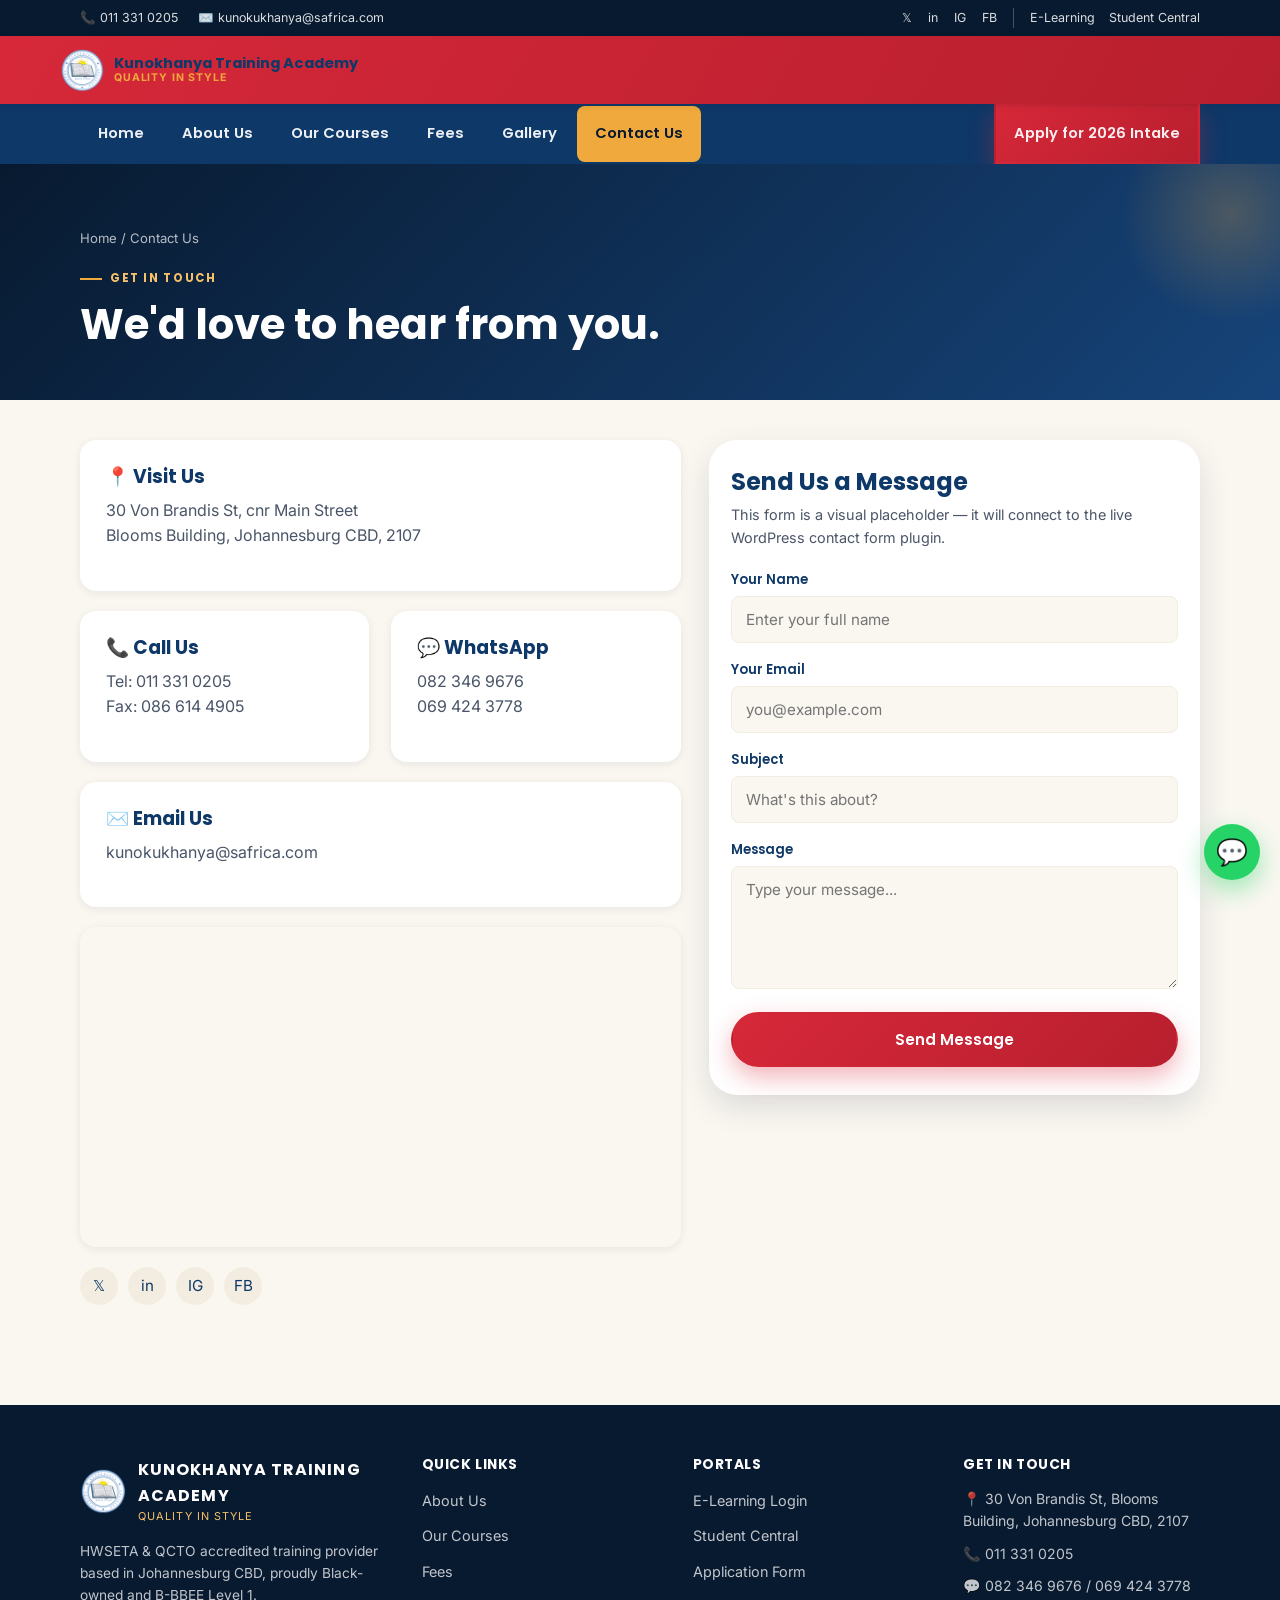
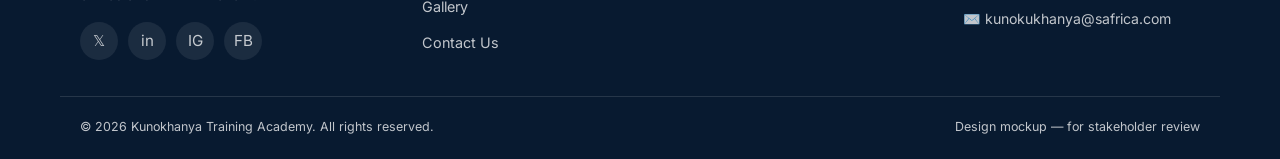
<file: contact.html>
<!doctype html>
<html lang="en">
<head>
<meta charset="UTF-8" />
<meta name="viewport" content="width=device-width, initial-scale=1, viewport-fit=cover" />
<title>Contact Us | Kunokhanya Training Academy</title>
<meta name="description" content="Get in touch with Kunokhanya Training Academy — 30 Von Brandis St, Johannesburg CBD. Call, WhatsApp or email us." />
<link rel="icon" href="assets/img/logo.png" />
<link rel="preconnect" href="https://fonts.googleapis.com" />
<link rel="preconnect" href="https://fonts.gstatic.com" crossorigin />
<link href="https://fonts.googleapis.com/css2?family=Poppins:wght@600;700;800&family=Inter:wght@400;500;600&display=swap" rel="stylesheet" />
<link rel="stylesheet" href="assets/css/style.css" />
</head>
<body>

<div class="topbar">
  <div class="container">
    <div class="topbar-left">
      <span>📞 011 331 0205</span>
      <span>✉️ kunokukhanya@safrica.com</span>
    </div>
    <div class="topbar-right">
      <a href="https://twitter.com/Kunokhanya1" aria-label="Twitter">𝕏</a>
      <a href="https://www.linkedin.com/company/kunokhanya-training-academy/" aria-label="LinkedIn">in</a>
      <a href="https://www.instagram.com/kunokhanya_training/" aria-label="Instagram">IG</a>
      <a href="https://www.facebook.com/kunokhanya" aria-label="Facebook">FB</a>
      <span class="topbar-portals">
        <a href="https://lms.kunokhanyatrainingacademy.co.za/login/index.php">E-Learning</a>
        <a href="https://app.kunokhanyatrainingacademy.co.za/login">Student Central</a>
      </span>
    </div>
  </div>
</div>

<header class="site-header">
  <div class="container nav-row">
    <a href="index.html" class="brand">
      <img src="assets/img/logo.png" alt="Kunokhanya Training Academy logo" />
      <span class="brand-text">
        <strong>Kunokhanya Training Academy</strong>
        <span>Quality In Style</span>
      </span>
    </a>
    <div class="nav-actions">
      <button class="hamburger" data-menu-open aria-label="Open menu"><span></span></button>
    </div>
  </div>
</header>

<div class="nav-scrim"></div>
<nav class="primary-nav" aria-label="Primary">
  <button class="nav-close" data-menu-close aria-label="Close menu">✕</button>
  <div class="nav-inner">
  <ul>
    <li><a href="index.html">Home</a></li>
    <li><a href="about.html">About Us</a></li>
    <li><a href="courses.html">Our Courses</a></li>
    <li><a href="fees.html">Fees</a></li>
    <li><a href="gallery.html">Gallery</a></li>
    <li><a href="contact.html" class="active">Contact Us</a></li>
  </ul>
  <a href="application.html" class="btn btn-primary btn-block nav-cta">Apply for 2026 Intake</a>
  <div class="nav-portals">
    <a href="https://lms.kunokhanyatrainingacademy.co.za/login/index.php">E-Learning Portal</a>
    <a href="https://app.kunokhanyatrainingacademy.co.za/login">Student Central</a>
  </div>
  </div>
</nav>

<main>
  <section class="page-banner section-tight">
    <div class="container">
      <p class="breadcrumb"><a href="index.html">Home</a> / Contact Us</p>
      <p class="eyebrow">Get In Touch</p>
      <h1>We'd love to hear from you.</h1>
    </div>
  </section>

  <section class="section-tight">
    <div class="container two-col">
      <div class="reveal">
        <div class="info-card" style="margin-bottom:20px">
          <h3>📍 Visit Us</h3>
          <p style="color:var(--ink-600)">30 Von Brandis St, cnr Main Street<br />Blooms Building, Johannesburg CBD, 2107</p>
        </div>
        <div class="card-grid cols-2" style="margin-bottom:20px">
          <div class="info-card">
            <h3>📞 Call Us</h3>
            <p style="color:var(--ink-600)">Tel: 011 331 0205<br />Fax: 086 614 4905</p>
          </div>
          <div class="info-card">
            <h3>💬 WhatsApp</h3>
            <p style="color:var(--ink-600)">082 346 9676<br />069 424 3778</p>
          </div>
        </div>
        <div class="info-card" style="margin-bottom:20px">
          <h3>✉️ Email Us</h3>
          <p style="color:var(--ink-600)">kunokukhanya@safrica.com</p>
        </div>
        <div class="map-wrap reveal">
          <iframe
            src="https://www.google.com/maps?q=30+Von+Brandis+St,+Johannesburg+CBD,+2107&output=embed"
            loading="lazy"
            referrerpolicy="no-referrer-when-downgrade"
            title="Kunokhanya Training Academy location"></iframe>
        </div>
        <div class="social-row" style="margin-top:20px">
          <a href="https://twitter.com/Kunokhanya1" aria-label="Twitter" style="background:var(--cream-100);color:var(--navy-800)">𝕏</a>
          <a href="https://www.linkedin.com/company/kunokhanya-training-academy/" aria-label="LinkedIn" style="background:var(--cream-100);color:var(--navy-800)">in</a>
          <a href="https://www.instagram.com/kunokhanya_training/" aria-label="Instagram" style="background:var(--cream-100);color:var(--navy-800)">IG</a>
          <a href="https://www.facebook.com/kunokhanya" aria-label="Facebook" style="background:var(--cream-100);color:var(--navy-800)">FB</a>
        </div>
      </div>

      <div class="form-card reveal">
        <h2 style="margin-bottom:6px">Send Us a Message</h2>
        <p style="color:var(--ink-600);font-size:0.9rem;margin-bottom:20px">This form is a visual placeholder — it will connect to the live WordPress contact form plugin.</p>
        <form class="form-grid" onsubmit="return false;">
          <div class="field">
            <label for="name">Your Name</label>
            <input type="text" id="name" name="name" placeholder="Enter your full name" required />
          </div>
          <div class="field">
            <label for="email">Your Email</label>
            <input type="email" id="email" name="email" placeholder="you@example.com" />
          </div>
          <div class="field">
            <label for="subject">Subject</label>
            <input type="text" id="subject" name="subject" placeholder="What's this about?" required />
          </div>
          <div class="field">
            <label for="message">Message</label>
            <textarea id="message" name="message" rows="5" placeholder="Type your message..." required></textarea>
          </div>
          <button type="submit" class="btn btn-primary btn-block">Send Message</button>
        </form>
      </div>
    </div>
  </section>
</main>

<footer class="site-footer">
  <div class="container footer-grid">
    <div>
      <div class="footer-brand">
        <img src="assets/img/logo.png" alt="Kunokhanya logo" />
        <span>
          <strong>Kunokhanya Training Academy</strong>
          <span>Quality In Style</span>
        </span>
      </div>
      <p style="font-size:0.86rem">HWSETA &amp; QCTO accredited training provider based in Johannesburg CBD, proudly Black-owned and B-BBEE Level 1.</p>
      <div class="social-row">
        <a href="https://twitter.com/Kunokhanya1" aria-label="Twitter">𝕏</a>
        <a href="https://www.linkedin.com/company/kunokhanya-training-academy/" aria-label="LinkedIn">in</a>
        <a href="https://www.instagram.com/kunokhanya_training/" aria-label="Instagram">IG</a>
        <a href="https://www.facebook.com/kunokhanya" aria-label="Facebook">FB</a>
      </div>
    </div>
    <div>
      <h4>Quick Links</h4>
      <ul>
        <li><a href="about.html">About Us</a></li>
        <li><a href="courses.html">Our Courses</a></li>
        <li><a href="fees.html">Fees</a></li>
        <li><a href="gallery.html">Gallery</a></li>
        <li><a href="contact.html">Contact Us</a></li>
      </ul>
    </div>
    <div>
      <h4>Portals</h4>
      <ul>
        <li><a href="https://lms.kunokhanyatrainingacademy.co.za/login/index.php">E-Learning Login</a></li>
        <li><a href="https://app.kunokhanyatrainingacademy.co.za/login">Student Central</a></li>
        <li><a href="application.html">Application Form</a></li>
      </ul>
    </div>
    <div>
      <h4>Get In Touch</h4>
      <ul class="footer-contact">
        <li>📍 30 Von Brandis St, Blooms Building, Johannesburg CBD, 2107</li>
        <li>📞 011 331 0205</li>
        <li>💬 082 346 9676 / 069 424 3778</li>
        <li>✉️ kunokukhanya@safrica.com</li>
      </ul>
    </div>
  </div>
  <div class="container footer-bottom">
    <span>© 2026 Kunokhanya Training Academy. All rights reserved.</span>
    <span>Design mockup — for stakeholder review</span>
  </div>
</footer>

<a href="https://wa.me/27823469676" class="whatsapp-float" aria-label="Chat on WhatsApp">💬</a>

<script src="assets/js/main.js"></script>
</body>
</html>
</file>
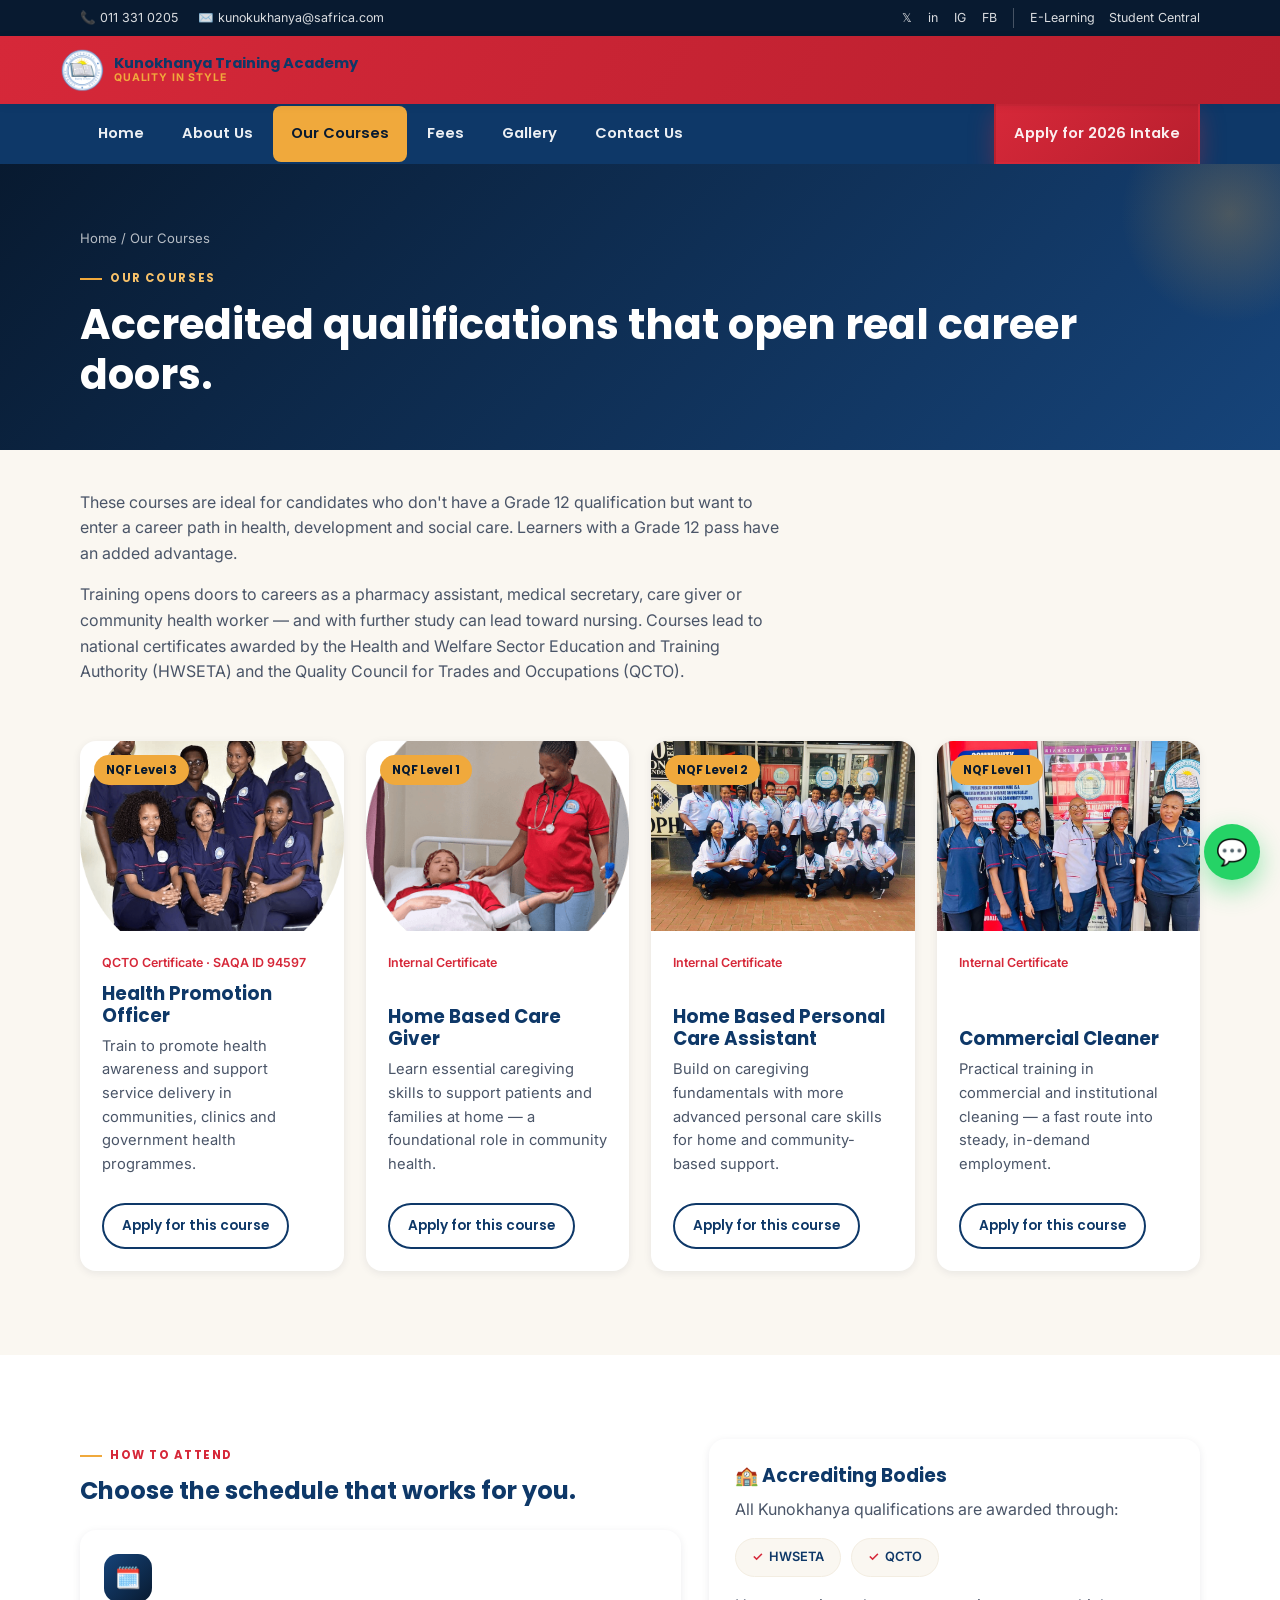
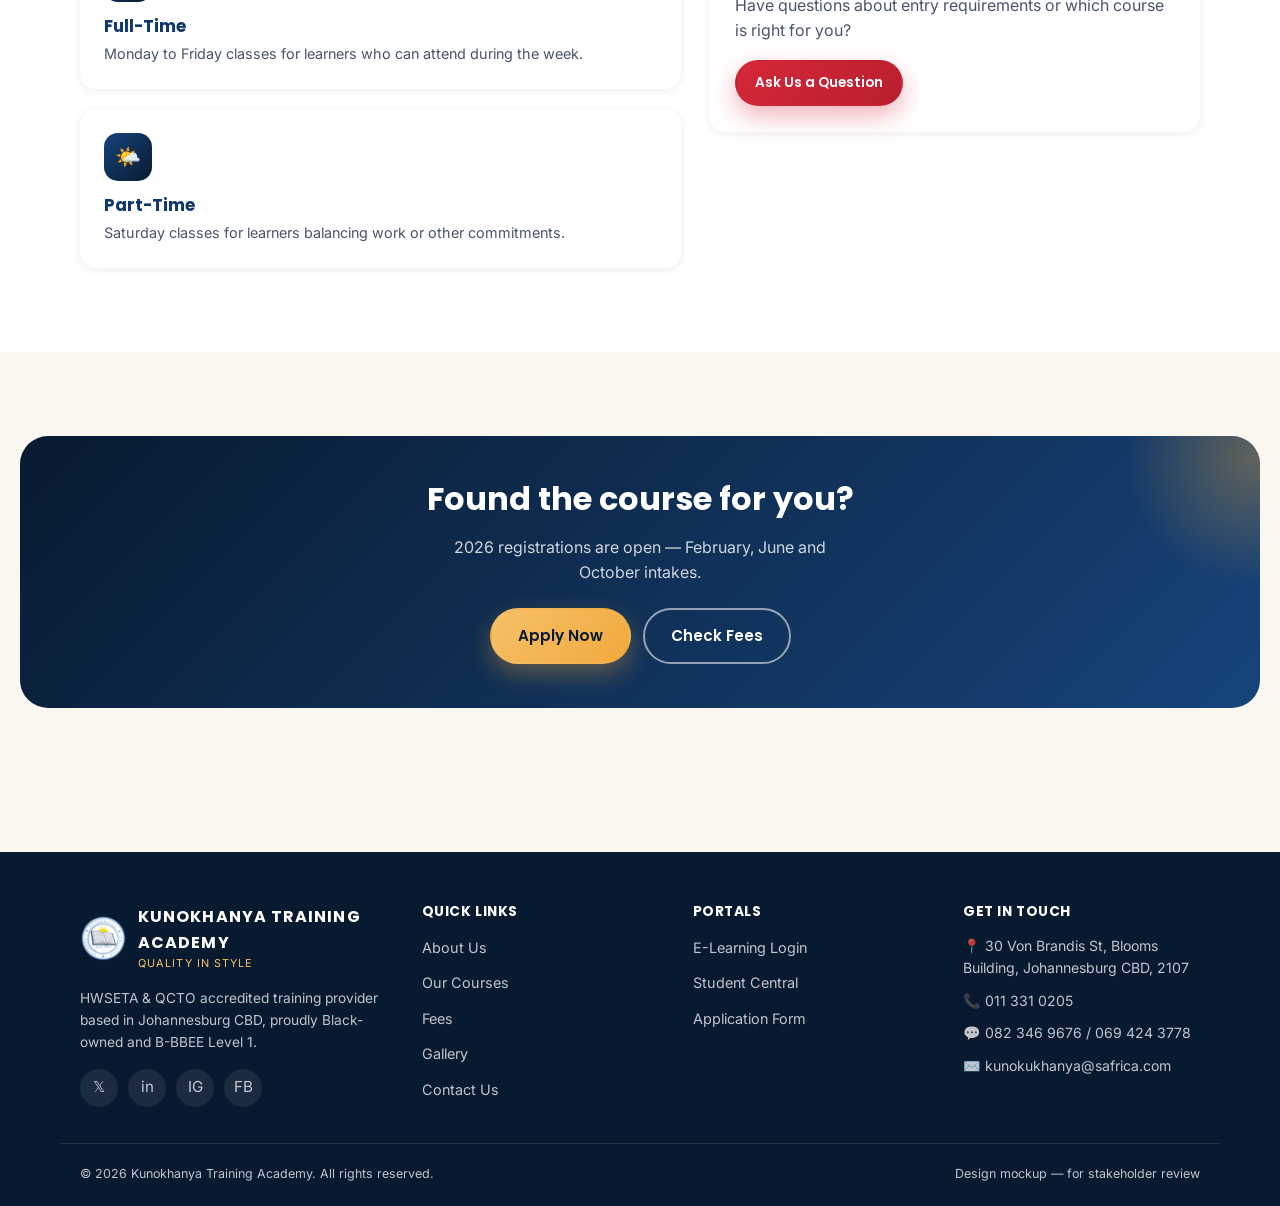
<file: courses.html>
<!doctype html>
<html lang="en">
<head>
<meta charset="UTF-8" />
<meta name="viewport" content="width=device-width, initial-scale=1, viewport-fit=cover" />
<title>Our Courses | Kunokhanya Training Academy</title>
<meta name="description" content="HWSETA & QCTO accredited courses: Health Promotion Officer, Home Based Care Giver, Home Based Personal Care Assistant, and Commercial Cleaner." />
<link rel="icon" href="assets/img/logo.png" />
<link rel="preconnect" href="https://fonts.googleapis.com" />
<link rel="preconnect" href="https://fonts.gstatic.com" crossorigin />
<link href="https://fonts.googleapis.com/css2?family=Poppins:wght@600;700;800&family=Inter:wght@400;500;600&display=swap" rel="stylesheet" />
<link rel="stylesheet" href="assets/css/style.css" />
</head>
<body>

<div class="topbar">
  <div class="container">
    <div class="topbar-left">
      <span>📞 011 331 0205</span>
      <span>✉️ kunokukhanya@safrica.com</span>
    </div>
    <div class="topbar-right">
      <a href="https://twitter.com/Kunokhanya1" aria-label="Twitter">𝕏</a>
      <a href="https://www.linkedin.com/company/kunokhanya-training-academy/" aria-label="LinkedIn">in</a>
      <a href="https://www.instagram.com/kunokhanya_training/" aria-label="Instagram">IG</a>
      <a href="https://www.facebook.com/kunokhanya" aria-label="Facebook">FB</a>
      <span class="topbar-portals">
        <a href="https://lms.kunokhanyatrainingacademy.co.za/login/index.php">E-Learning</a>
        <a href="https://app.kunokhanyatrainingacademy.co.za/login">Student Central</a>
      </span>
    </div>
  </div>
</div>

<header class="site-header">
  <div class="container nav-row">
    <a href="index.html" class="brand">
      <img src="assets/img/logo.png" alt="Kunokhanya Training Academy logo" />
      <span class="brand-text">
        <strong>Kunokhanya Training Academy</strong>
        <span>Quality In Style</span>
      </span>
    </a>
    <div class="nav-actions">
      <button class="hamburger" data-menu-open aria-label="Open menu"><span></span></button>
    </div>
  </div>
</header>

<div class="nav-scrim"></div>
<nav class="primary-nav" aria-label="Primary">
  <button class="nav-close" data-menu-close aria-label="Close menu">✕</button>
  <div class="nav-inner">
  <ul>
    <li><a href="index.html">Home</a></li>
    <li><a href="about.html">About Us</a></li>
    <li><a href="courses.html" class="active">Our Courses</a></li>
    <li><a href="fees.html">Fees</a></li>
    <li><a href="gallery.html">Gallery</a></li>
    <li><a href="contact.html">Contact Us</a></li>
  </ul>
  <a href="application.html" class="btn btn-primary btn-block nav-cta">Apply for 2026 Intake</a>
  <div class="nav-portals">
    <a href="https://lms.kunokhanyatrainingacademy.co.za/login/index.php">E-Learning Portal</a>
    <a href="https://app.kunokhanyatrainingacademy.co.za/login">Student Central</a>
  </div>
  </div>
</nav>

<main>
  <section class="page-banner section-tight">
    <div class="container">
      <p class="breadcrumb"><a href="index.html">Home</a> / Our Courses</p>
      <p class="eyebrow">Our Courses</p>
      <h1>Accredited qualifications that open real career doors.</h1>
    </div>
  </section>

  <section class="section-tight">
    <div class="container">
      <div class="prose reveal" style="max-width:70ch">
        <p>These courses are ideal for candidates who don't have a Grade 12 qualification but want to enter a career path in health, development and social care. Learners with a Grade 12 pass have an added advantage.</p>
        <p>Training opens doors to careers as a pharmacy assistant, medical secretary, care giver or community health worker — and with further study can lead toward nursing. Courses lead to national certificates awarded by the Health and Welfare Sector Education and Training Authority (HWSETA) and the Quality Council for Trades and Occupations (QCTO).</p>
      </div>
    </div>
  </section>

  <section style="padding-top:0">
    <div class="container">
      <div class="card-grid cols-4">
        <article class="course-card reveal">
          <div class="thumb" style="background-image:url('assets/img/course-health.png')">
            <span class="level-badge">NQF Level 3</span>
          </div>
          <div class="body">
            <p class="meta">QCTO Certificate · SAQA ID 94597</p>
            <h3>Health Promotion Officer</h3>
            <p>Train to promote health awareness and support service delivery in communities, clinics and government health programmes.</p>
            <a href="application.html" class="btn btn-outline-navy btn-sm">Apply for this course</a>
          </div>
        </article>

        <article class="course-card reveal">
          <div class="thumb" style="background-image:url('assets/img/course-care.png')">
            <span class="level-badge">NQF Level 1</span>
          </div>
          <div class="body">
            <p class="meta">Internal Certificate</p>
            <h3>Home Based Care Giver</h3>
            <p>Learn essential caregiving skills to support patients and families at home — a foundational role in community health.</p>
            <a href="application.html" class="btn btn-outline-navy btn-sm">Apply for this course</a>
          </div>
        </article>

        <article class="course-card reveal">
          <div class="thumb" style="background-image:url('assets/img/gallery-2.jpg')">
            <span class="level-badge">NQF Level 2</span>
          </div>
          <div class="body">
            <p class="meta">Internal Certificate</p>
            <h3>Home Based Personal Care Assistant</h3>
            <p>Build on caregiving fundamentals with more advanced personal care skills for home and community-based support.</p>
            <a href="application.html" class="btn btn-outline-navy btn-sm">Apply for this course</a>
          </div>
        </article>

        <article class="course-card reveal">
          <div class="thumb" style="background-image:url('assets/img/gallery-5.jpg')">
            <span class="level-badge">NQF Level 1</span>
          </div>
          <div class="body">
            <p class="meta">Internal Certificate</p>
            <h3>Commercial Cleaner</h3>
            <p>Practical training in commercial and institutional cleaning — a fast route into steady, in-demand employment.</p>
            <a href="application.html" class="btn btn-outline-navy btn-sm">Apply for this course</a>
          </div>
        </article>
      </div>
    </div>
  </section>

  <section style="background:var(--white)">
    <div class="container two-col">
      <div class="reveal">
        <p class="eyebrow">How To Attend</p>
        <h2>Choose the schedule that works for you.</h2>
        <div class="feature-grid" style="grid-template-columns:1fr;margin-top:24px">
          <div class="feature-item">
            <div class="icon">🗓️</div>
            <h3>Full-Time</h3>
            <p>Monday to Friday classes for learners who can attend during the week.</p>
          </div>
          <div class="feature-item">
            <div class="icon">🌤️</div>
            <h3>Part-Time</h3>
            <p>Saturday classes for learners balancing work or other commitments.</p>
          </div>
        </div>
      </div>
      <div class="info-card reveal">
        <h3>🏫 Accrediting Bodies</h3>
        <p style="color:var(--ink-600)">All Kunokhanya qualifications are awarded through:</p>
        <div class="badge-row">
          <span class="badge-pill">HWSETA</span>
          <span class="badge-pill">QCTO</span>
        </div>
        <p style="color:var(--ink-600);margin-top:16px">Have questions about entry requirements or which course is right for you?</p>
        <a href="contact.html" class="btn btn-primary btn-sm">Ask Us a Question</a>
      </div>
    </div>
  </section>

  <section>
    <div class="cta-band reveal">
      <h2>Found the course for you?</h2>
      <p>2026 registrations are open — February, June and October intakes.</p>
      <div class="hero-actions">
        <a href="application.html" class="btn btn-gold">Apply Now</a>
        <a href="fees.html" class="btn btn-outline">Check Fees</a>
      </div>
    </div>
  </section>
</main>

<footer class="site-footer">
  <div class="container footer-grid">
    <div>
      <div class="footer-brand">
        <img src="assets/img/logo.png" alt="Kunokhanya logo" />
        <span>
          <strong>Kunokhanya Training Academy</strong>
          <span>Quality In Style</span>
        </span>
      </div>
      <p style="font-size:0.86rem">HWSETA &amp; QCTO accredited training provider based in Johannesburg CBD, proudly Black-owned and B-BBEE Level 1.</p>
      <div class="social-row">
        <a href="https://twitter.com/Kunokhanya1" aria-label="Twitter">𝕏</a>
        <a href="https://www.linkedin.com/company/kunokhanya-training-academy/" aria-label="LinkedIn">in</a>
        <a href="https://www.instagram.com/kunokhanya_training/" aria-label="Instagram">IG</a>
        <a href="https://www.facebook.com/kunokhanya" aria-label="Facebook">FB</a>
      </div>
    </div>
    <div>
      <h4>Quick Links</h4>
      <ul>
        <li><a href="about.html">About Us</a></li>
        <li><a href="courses.html">Our Courses</a></li>
        <li><a href="fees.html">Fees</a></li>
        <li><a href="gallery.html">Gallery</a></li>
        <li><a href="contact.html">Contact Us</a></li>
      </ul>
    </div>
    <div>
      <h4>Portals</h4>
      <ul>
        <li><a href="https://lms.kunokhanyatrainingacademy.co.za/login/index.php">E-Learning Login</a></li>
        <li><a href="https://app.kunokhanyatrainingacademy.co.za/login">Student Central</a></li>
        <li><a href="application.html">Application Form</a></li>
      </ul>
    </div>
    <div>
      <h4>Get In Touch</h4>
      <ul class="footer-contact">
        <li>📍 30 Von Brandis St, Blooms Building, Johannesburg CBD, 2107</li>
        <li>📞 011 331 0205</li>
        <li>💬 082 346 9676 / 069 424 3778</li>
        <li>✉️ kunokukhanya@safrica.com</li>
      </ul>
    </div>
  </div>
  <div class="container footer-bottom">
    <span>© 2026 Kunokhanya Training Academy. All rights reserved.</span>
    <span>Design mockup — for stakeholder review</span>
  </div>
</footer>

<a href="https://wa.me/27823469676" class="whatsapp-float" aria-label="Chat on WhatsApp">💬</a>

<script src="assets/js/main.js"></script>
</body>
</html>
</file>
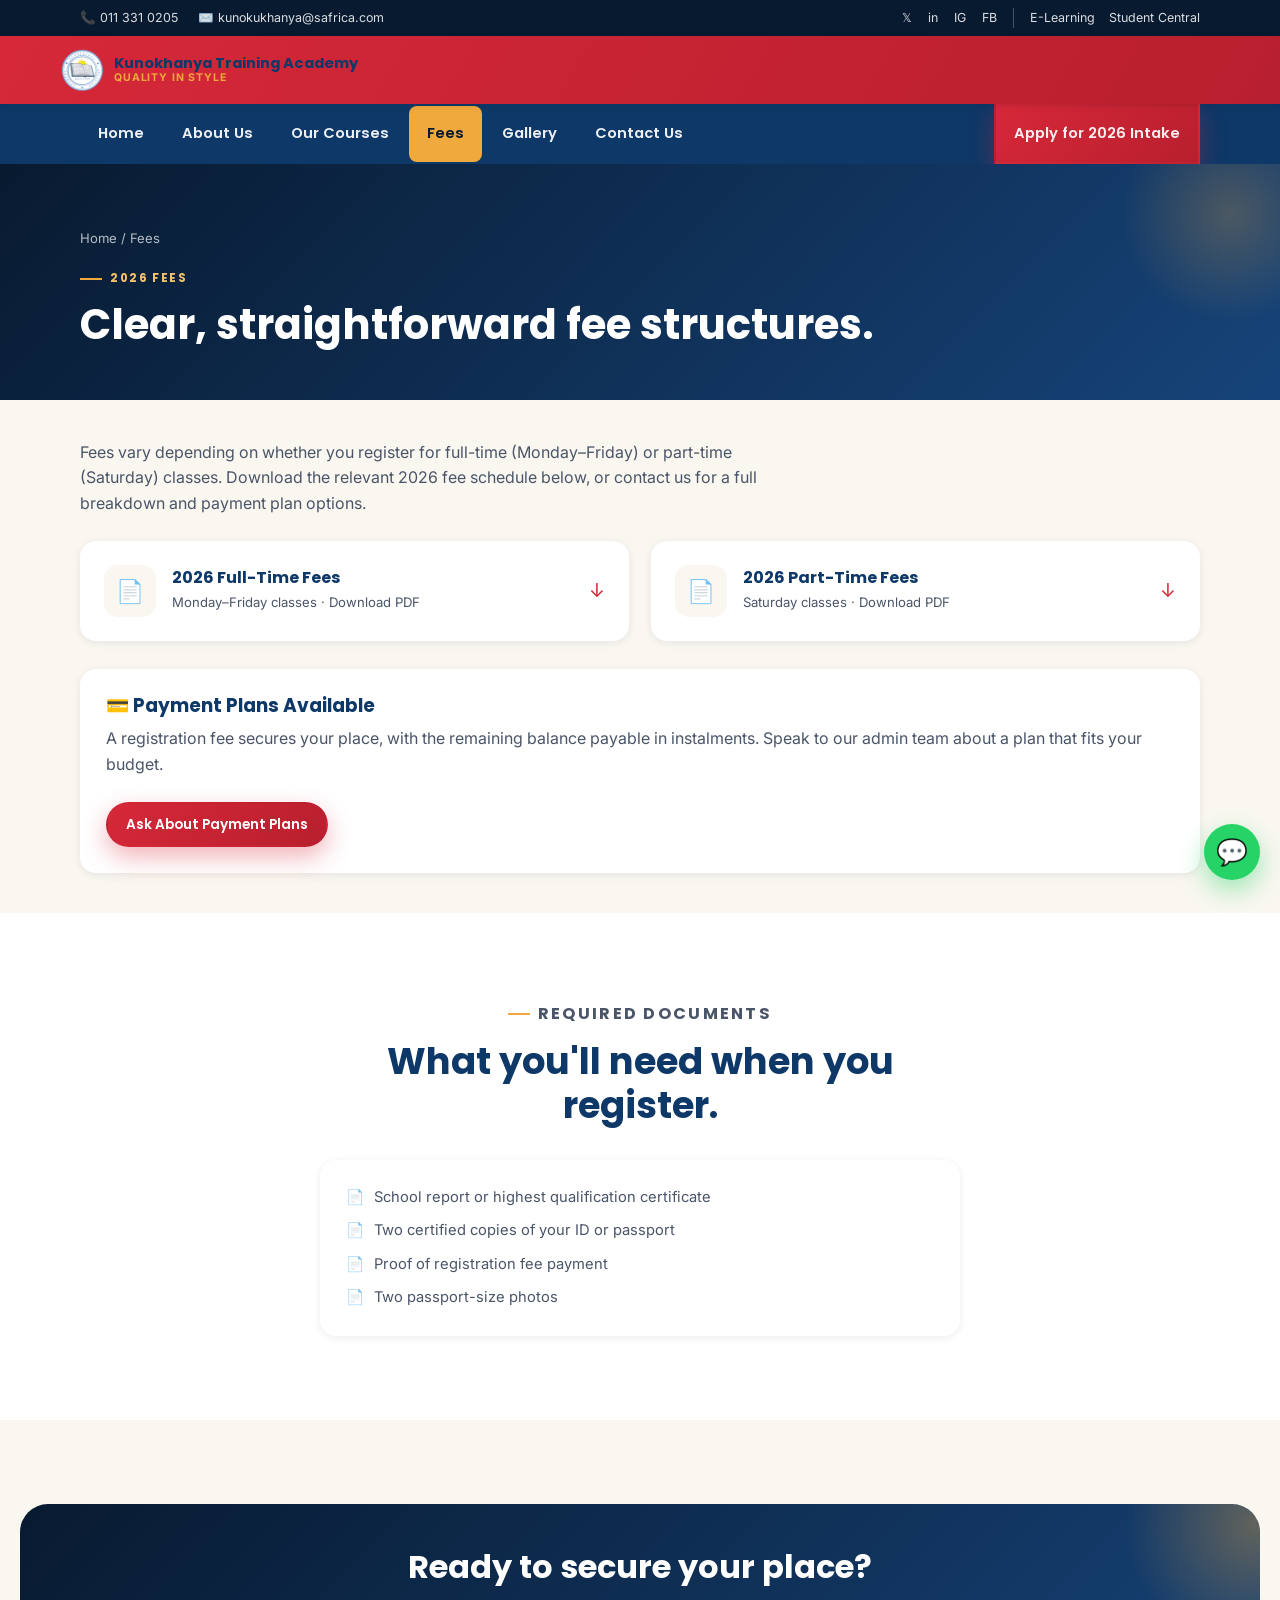
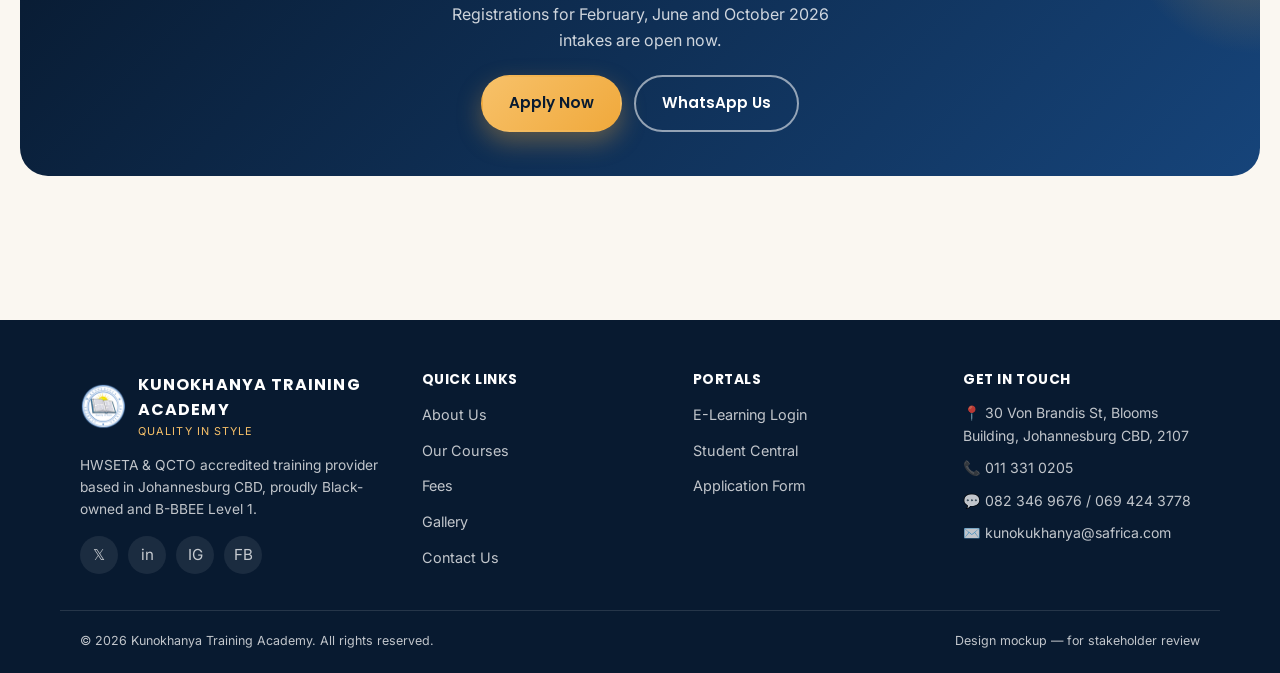
<file: fees.html>
<!doctype html>
<html lang="en">
<head>
<meta charset="UTF-8" />
<meta name="viewport" content="width=device-width, initial-scale=1, viewport-fit=cover" />
<title>Fees | Kunokhanya Training Academy</title>
<meta name="description" content="2026 full-time and part-time fee structures for Kunokhanya Training Academy courses." />
<link rel="icon" href="assets/img/logo.png" />
<link rel="preconnect" href="https://fonts.googleapis.com" />
<link rel="preconnect" href="https://fonts.gstatic.com" crossorigin />
<link href="https://fonts.googleapis.com/css2?family=Poppins:wght@600;700;800&family=Inter:wght@400;500;600&display=swap" rel="stylesheet" />
<link rel="stylesheet" href="assets/css/style.css" />
</head>
<body>

<div class="topbar">
  <div class="container">
    <div class="topbar-left">
      <span>📞 011 331 0205</span>
      <span>✉️ kunokukhanya@safrica.com</span>
    </div>
    <div class="topbar-right">
      <a href="https://twitter.com/Kunokhanya1" aria-label="Twitter">𝕏</a>
      <a href="https://www.linkedin.com/company/kunokhanya-training-academy/" aria-label="LinkedIn">in</a>
      <a href="https://www.instagram.com/kunokhanya_training/" aria-label="Instagram">IG</a>
      <a href="https://www.facebook.com/kunokhanya" aria-label="Facebook">FB</a>
      <span class="topbar-portals">
        <a href="https://lms.kunokhanyatrainingacademy.co.za/login/index.php">E-Learning</a>
        <a href="https://app.kunokhanyatrainingacademy.co.za/login">Student Central</a>
      </span>
    </div>
  </div>
</div>

<header class="site-header">
  <div class="container nav-row">
    <a href="index.html" class="brand">
      <img src="assets/img/logo.png" alt="Kunokhanya Training Academy logo" />
      <span class="brand-text">
        <strong>Kunokhanya Training Academy</strong>
        <span>Quality In Style</span>
      </span>
    </a>
    <div class="nav-actions">
      <button class="hamburger" data-menu-open aria-label="Open menu"><span></span></button>
    </div>
  </div>
</header>

<div class="nav-scrim"></div>
<nav class="primary-nav" aria-label="Primary">
  <button class="nav-close" data-menu-close aria-label="Close menu">✕</button>
  <div class="nav-inner">
  <ul>
    <li><a href="index.html">Home</a></li>
    <li><a href="about.html">About Us</a></li>
    <li><a href="courses.html">Our Courses</a></li>
    <li><a href="fees.html" class="active">Fees</a></li>
    <li><a href="gallery.html">Gallery</a></li>
    <li><a href="contact.html">Contact Us</a></li>
  </ul>
  <a href="application.html" class="btn btn-primary btn-block nav-cta">Apply for 2026 Intake</a>
  <div class="nav-portals">
    <a href="https://lms.kunokhanyatrainingacademy.co.za/login/index.php">E-Learning Portal</a>
    <a href="https://app.kunokhanyatrainingacademy.co.za/login">Student Central</a>
  </div>
  </div>
</nav>

<main>
  <section class="page-banner section-tight">
    <div class="container">
      <p class="breadcrumb"><a href="index.html">Home</a> / Fees</p>
      <p class="eyebrow">2026 Fees</p>
      <h1>Clear, straightforward fee structures.</h1>
    </div>
  </section>

  <section class="section-tight">
    <div class="container">
      <div class="prose reveal" style="max-width:70ch;margin-bottom:8px">
        <p>Fees vary depending on whether you register for full-time (Monday–Friday) or part-time (Saturday) classes. Download the relevant 2026 fee schedule below, or contact us for a full breakdown and payment plan options.</p>
      </div>

      <div class="card-grid cols-2" style="margin-top:24px">
        <a href="https://kunokhanyatrainingacademy.co.za/fees/" target="_blank" rel="noopener" class="fee-card reveal">
          <div class="icon">📄</div>
          <div class="info">
            <h3>2026 Full-Time Fees</h3>
            <p>Monday–Friday classes · Download PDF</p>
          </div>
          <span style="color:var(--red-600);font-size:1.2rem">↓</span>
        </a>
        <a href="https://kunokhanyatrainingacademy.co.za/fees/" target="_blank" rel="noopener" class="fee-card reveal">
          <div class="icon">📄</div>
          <div class="info">
            <h3>2026 Part-Time Fees</h3>
            <p>Saturday classes · Download PDF</p>
          </div>
          <span style="color:var(--red-600);font-size:1.2rem">↓</span>
        </a>
      </div>

      <div class="info-card reveal" style="margin-top:28px">
        <h3>💳 Payment Plans Available</h3>
        <p style="color:var(--ink-600)">A registration fee secures your place, with the remaining balance payable in instalments. Speak to our admin team about a plan that fits your budget.</p>
        <a href="contact.html" class="btn btn-primary btn-sm" style="margin-top:8px">Ask About Payment Plans</a>
      </div>
    </div>
  </section>

  <section style="background:var(--white)">
    <div class="container">
      <div class="section-head center reveal">
        <p class="eyebrow">Required Documents</p>
        <h2>What you'll need when you register.</h2>
      </div>
      <div class="info-card reveal" style="max-width:640px;margin:0 auto">
        <ul class="doc-checklist">
          <li>School report or highest qualification certificate</li>
          <li>Two certified copies of your ID or passport</li>
          <li>Proof of registration fee payment</li>
          <li>Two passport-size photos</li>
        </ul>
      </div>
    </div>
  </section>

  <section>
    <div class="cta-band reveal">
      <h2>Ready to secure your place?</h2>
      <p>Registrations for February, June and October 2026 intakes are open now.</p>
      <div class="hero-actions">
        <a href="application.html" class="btn btn-gold">Apply Now</a>
        <a href="https://wa.me/27823469676" class="btn btn-outline">WhatsApp Us</a>
      </div>
    </div>
  </section>
</main>

<footer class="site-footer">
  <div class="container footer-grid">
    <div>
      <div class="footer-brand">
        <img src="assets/img/logo.png" alt="Kunokhanya logo" />
        <span>
          <strong>Kunokhanya Training Academy</strong>
          <span>Quality In Style</span>
        </span>
      </div>
      <p style="font-size:0.86rem">HWSETA &amp; QCTO accredited training provider based in Johannesburg CBD, proudly Black-owned and B-BBEE Level 1.</p>
      <div class="social-row">
        <a href="https://twitter.com/Kunokhanya1" aria-label="Twitter">𝕏</a>
        <a href="https://www.linkedin.com/company/kunokhanya-training-academy/" aria-label="LinkedIn">in</a>
        <a href="https://www.instagram.com/kunokhanya_training/" aria-label="Instagram">IG</a>
        <a href="https://www.facebook.com/kunokhanya" aria-label="Facebook">FB</a>
      </div>
    </div>
    <div>
      <h4>Quick Links</h4>
      <ul>
        <li><a href="about.html">About Us</a></li>
        <li><a href="courses.html">Our Courses</a></li>
        <li><a href="fees.html">Fees</a></li>
        <li><a href="gallery.html">Gallery</a></li>
        <li><a href="contact.html">Contact Us</a></li>
      </ul>
    </div>
    <div>
      <h4>Portals</h4>
      <ul>
        <li><a href="https://lms.kunokhanyatrainingacademy.co.za/login/index.php">E-Learning Login</a></li>
        <li><a href="https://app.kunokhanyatrainingacademy.co.za/login">Student Central</a></li>
        <li><a href="application.html">Application Form</a></li>
      </ul>
    </div>
    <div>
      <h4>Get In Touch</h4>
      <ul class="footer-contact">
        <li>📍 30 Von Brandis St, Blooms Building, Johannesburg CBD, 2107</li>
        <li>📞 011 331 0205</li>
        <li>💬 082 346 9676 / 069 424 3778</li>
        <li>✉️ kunokukhanya@safrica.com</li>
      </ul>
    </div>
  </div>
  <div class="container footer-bottom">
    <span>© 2026 Kunokhanya Training Academy. All rights reserved.</span>
    <span>Design mockup — for stakeholder review</span>
  </div>
</footer>

<a href="https://wa.me/27823469676" class="whatsapp-float" aria-label="Chat on WhatsApp">💬</a>

<script src="assets/js/main.js"></script>
</body>
</html>
</file>
<file: assets/css/style.css>
/* ==========================================================================
   Kunokhanya Training Academy — Design System
   Mobile-first. Brand: navy + red + gold, refined for a premium feel.
   ========================================================================== */

:root {
  --navy-900: #081a30;
  --navy-800: #0e3868;
  --navy-700: #16447a;
  --navy-600: #294a70;
  --gold-500: #f0a93c;
  --gold-400: #f7c169;
  --red-600: #d62839;
  --red-700: #b81f2e;
  --cream-050: #faf7f1;
  --cream-100: #f3ede1;
  --ink-900: #131a24;
  --ink-600: #4a5568;
  --ink-400: #8a94a3;
  --white: #ffffff;

  --font-head: "Poppins", "Merriweather Sans", sans-serif;
  --font-body: "Inter", "Open Sans", sans-serif;

  --radius-sm: 8px;
  --radius-md: 16px;
  --radius-lg: 28px;

  --shadow-sm: 0 2px 8px rgba(8, 26, 48, 0.08);
  --shadow-md: 0 12px 32px rgba(8, 26, 48, 0.12);
  --shadow-lg: 0 24px 60px rgba(8, 26, 48, 0.18);

  --container: 1160px;
}

/* ---- Reset ---- */
*, *::before, *::after { box-sizing: border-box; }
html { scroll-behavior: smooth; }
body {
  margin: 0;
  font-family: var(--font-body);
  color: var(--ink-900);
  background: var(--cream-050);
  -webkit-font-smoothing: antialiased;
  line-height: 1.6;
}
img { max-width: 100%; display: block; }
a { color: inherit; text-decoration: none; }
ul { margin: 0; padding: 0; list-style: none; }
h1, h2, h3, h4 {
  font-family: var(--font-head);
  color: var(--navy-800);
  line-height: 1.2;
  margin: 0 0 0.5em;
  font-weight: 700;
}
p { margin: 0 0 1em; }
button { font-family: inherit; }

.container {
  width: 100%;
  max-width: var(--container);
  margin: 0 auto;
  padding: 0 20px;
}

.eyebrow {
  display: inline-flex;
  align-items: center;
  gap: 8px;
  font-family: var(--font-head);
  font-size: 0.72rem;
  font-weight: 700;
  letter-spacing: 0.14em;
  text-transform: uppercase;
  color: var(--red-600);
  margin-bottom: 12px;
}
.eyebrow::before {
  content: "";
  width: 22px;
  height: 2px;
  background: var(--gold-500);
  display: inline-block;
}

section { padding: 56px 0; }
.section-tight { padding: 40px 0; }

.section-head { max-width: 640px; margin-bottom: 32px; }
.section-head.center { margin-left: auto; margin-right: auto; text-align: center; }
.section-head h2 { font-size: clamp(1.6rem, 5vw, 2.3rem); }
.section-head p { color: var(--ink-600); font-size: 1.02rem; }

/* ---- Buttons ---- */
.btn {
  display: inline-flex;
  align-items: center;
  justify-content: center;
  gap: 8px;
  padding: 14px 26px;
  border-radius: 999px;
  font-family: var(--font-head);
  font-weight: 600;
  font-size: 0.95rem;
  border: 2px solid transparent;
  cursor: pointer;
  transition: transform 0.15s ease, box-shadow 0.15s ease, background 0.15s ease, color 0.15s ease;
  white-space: nowrap;
}
.btn:active { transform: scale(0.97); }
.btn-primary {
  background: linear-gradient(135deg, var(--red-600), var(--red-700));
  color: var(--white);
  box-shadow: 0 10px 24px rgba(214, 40, 57, 0.35);
}
.btn-primary:hover { box-shadow: 0 14px 30px rgba(214, 40, 57, 0.45); transform: translateY(-2px); }
.btn-gold {
  background: linear-gradient(135deg, var(--gold-400), var(--gold-500));
  color: var(--navy-900);
  box-shadow: 0 10px 24px rgba(240, 169, 60, 0.35);
}
.btn-gold:hover { transform: translateY(-2px); }
.btn-outline {
  background: transparent;
  border-color: rgba(255, 255, 255, 0.55);
  color: var(--white);
}
.btn-outline:hover { background: rgba(255, 255, 255, 0.12); }
.btn-outline-navy {
  background: transparent;
  border-color: var(--navy-800);
  color: var(--navy-800);
}
.btn-outline-navy:hover { background: var(--navy-800); color: var(--white); }
.btn-block { width: 100%; }
.btn-sm { padding: 10px 18px; font-size: 0.85rem; }

/* ---- Top utility bar ---- */
.topbar {
  background: var(--navy-900);
  color: rgba(255, 255, 255, 0.85);
  font-size: 0.78rem;
  display: none;
}
.topbar .container {
  display: flex;
  justify-content: space-between;
  align-items: center;
  padding-top: 8px;
  padding-bottom: 8px;
}
.topbar a { color: rgba(255, 255, 255, 0.85); }
.topbar-left { display: flex; gap: 20px; }
.topbar-left span { display: inline-flex; align-items: center; gap: 6px; }
.topbar-right { display: flex; gap: 16px; align-items: center; }
.topbar-right a:hover { color: var(--gold-400); }
.topbar-portals { display: flex; gap: 14px; border-left: 1px solid rgba(255,255,255,0.25); padding-left: 16px; }

/* ---- Header / Nav ---- */
.site-header {
  position: sticky;
  top: 0;
  z-index: 100;
  background: linear-gradient(120deg, var(--red-600), var(--red-700));
  box-shadow: var(--shadow-sm);
}
.nav-row {
  display: flex;
  align-items: center;
  justify-content: space-between;
  padding: 12px 0;
  gap: 12px;
}
.brand {
  display: flex;
  align-items: center;
  gap: 10px;
  min-width: 0;
}
.brand img { height: 44px; width: 44px; border-radius: 50%; flex-shrink: 0; }
.brand-text { display: flex; flex-direction: column; line-height: 1.15; min-width: 0; }
.brand-text strong {
  font-family: var(--font-head);
  font-size: 0.92rem;
  color: var(--navy-800);
  white-space: nowrap;
  overflow: hidden;
  text-overflow: ellipsis;
}
.brand-text span {
  font-size: 0.66rem;
  letter-spacing: 0.08em;
  text-transform: uppercase;
  color: var(--gold-500);
  font-weight: 700;
}

.nav-actions { display: flex; align-items: center; gap: 10px; }

.hamburger {
  width: 44px;
  height: 44px;
  border-radius: 50%;
  border: 1px solid var(--cream-100);
  background: var(--cream-050);
  display: inline-flex;
  align-items: center;
  justify-content: center;
  cursor: pointer;
}
.hamburger span,
.hamburger span::before,
.hamburger span::after {
  content: "";
  display: block;
  width: 18px;
  height: 2px;
  background: var(--navy-800);
  position: relative;
  transition: transform 0.2s ease, opacity 0.2s ease;
}
.hamburger span::before { position: absolute; top: -6px; }
.hamburger span::after { position: absolute; top: 6px; }
.nav-open .hamburger span { background: transparent; }
.nav-open .hamburger span::before { transform: translateY(6px) rotate(45deg); background: var(--navy-800); }
.nav-open .hamburger span::after { transform: translateY(-6px) rotate(-45deg); background: var(--navy-800); }

.primary-nav {
  position: fixed;
  inset: 0 0 0 auto;
  width: min(320px, 86vw);
  background: var(--white);
  box-shadow: var(--shadow-lg);
  padding: 24px 22px;
  transform: translateX(100%);
  transition: transform 0.28s ease;
  overflow-y: auto;
  z-index: 110;
}
.nav-open .primary-nav { transform: translateX(0); }
.nav-scrim {
  position: fixed;
  inset: 0;
  background: rgba(8, 26, 48, 0.5);
  opacity: 0;
  pointer-events: none;
  transition: opacity 0.28s ease;
  z-index: 105;
}
.nav-open .nav-scrim { opacity: 1; pointer-events: auto; }

.primary-nav .nav-close {
  width: 40px; height: 40px; border-radius: 50%;
  border: none; background: var(--cream-050);
  font-size: 1.1rem; margin-bottom: 20px; cursor: pointer;
}
.primary-nav ul { display: flex; flex-direction: column; gap: 4px; }
.primary-nav a {
  display: block;
  padding: 13px 10px;
  font-family: var(--font-head);
  font-weight: 600;
  font-size: 1.02rem;
  color: var(--navy-800);
  border-radius: var(--radius-sm);
}
.primary-nav a.active { color: var(--red-600); background: var(--cream-050); }
.primary-nav a:hover { background: var(--cream-050); }
.primary-nav .nav-cta { margin-top: 18px; }
.primary-nav .nav-portals {
  margin-top: 24px;
  padding-top: 18px;
  border-top: 1px solid var(--cream-100);
  display: flex;
  flex-direction: column;
  gap: 6px;
  font-size: 0.85rem;
}
.primary-nav .nav-portals a { color: var(--ink-600); padding: 6px 10px; }

/* ---- Hero ---- */
.hero {
  position: relative;
  min-height: 86svh;
  display: flex;
  align-items: flex-end;
  color: var(--white);
  background-size: cover;
  background-position: center;
  overflow: hidden;
}
.hero::after {
  content: "";
  position: absolute;
  inset: 0;
  background: linear-gradient(180deg, rgba(8,26,48,0.72) 0%, rgba(8,26,48,0.68) 40%, rgba(8,26,48,0.93) 100%);
}
.hero-content { position: relative; z-index: 2; padding-bottom: 48px; }
.hero .eyebrow { color: var(--gold-400); text-shadow: 0 2px 12px rgba(8,26,48,0.8); }
.hero h1 {
  color: var(--white);
  font-size: clamp(2rem, 8vw, 3.4rem);
  max-width: 14ch;
  text-shadow: 0 2px 20px rgba(8,26,48,0.55);
}
.hero p.lead {
  color: rgba(255,255,255,0.92);
  font-size: 1.05rem;
  max-width: 46ch;
  margin-bottom: 28px;
  text-shadow: 0 1px 12px rgba(8,26,48,0.6);
}
.hero-actions { display: flex; flex-wrap: wrap; gap: 12px; }

/* ---- Intake strip ---- */
.intake-strip {
  background: var(--navy-800);
  color: var(--white);
  padding: 18px 0;
}
.intake-strip .container {
  display: flex;
  flex-direction: column;
  gap: 14px;
  align-items: flex-start;
}
.intake-strip strong { font-family: var(--font-head); color: var(--gold-400); }
.intake-strip .intake-details {
  display: flex; flex-wrap: wrap; gap: 8px 18px; font-size: 0.88rem; color: rgba(255,255,255,0.85);
}
.intake-details span { display: inline-flex; align-items: center; gap: 6px; }
.intake-details span::before { content: "●"; color: var(--gold-500); font-size: 0.5rem; }

/* ---- Stats ---- */
.stats-strip { background: var(--white); }
.stats-grid {
  display: grid;
  grid-template-columns: repeat(2, 1fr);
  gap: 18px;
}
.stat-card {
  background: var(--cream-050);
  border-radius: var(--radius-md);
  padding: 20px 16px;
  text-align: center;
}
.stat-card .num {
  font-family: var(--font-head);
  font-weight: 700;
  font-size: clamp(1.4rem, 5vw, 1.9rem);
  color: var(--navy-800);
}
.stat-card .label { font-size: 0.78rem; color: var(--ink-600); }

/* ---- Cards ---- */
.card-grid { display: grid; grid-template-columns: 1fr; gap: 22px; }
.course-card {
  background: var(--white);
  border-radius: var(--radius-md);
  overflow: hidden;
  box-shadow: var(--shadow-sm);
  transition: box-shadow 0.2s ease, transform 0.2s ease;
  display: flex;
  flex-direction: column;
}
.course-card:hover { box-shadow: var(--shadow-md); transform: translateY(-3px); }
.course-card .thumb {
  height: 190px;
  background-size: cover;
  background-position: center;
  position: relative;
}
.course-card .level-badge {
  position: absolute;
  top: 14px; left: 14px;
  background: var(--gold-500);
  color: var(--navy-900);
  font-family: var(--font-head);
  font-weight: 700;
  font-size: 0.72rem;
  padding: 6px 12px;
  border-radius: 999px;
}
.course-card .body { padding: 22px; flex: 1; display: flex; flex-direction: column; }
.course-card h3 { font-size: 1.15rem; margin-bottom: 8px; }
.course-card .meta { font-size: 0.78rem; color: var(--red-600); font-weight: 600; margin-bottom: 10px; }
.course-card p { color: var(--ink-600); font-size: 0.92rem; flex: 1; }
.course-card .btn { align-self: flex-start; margin-top: 12px; }

/* ---- Feature list ---- */
.feature-grid { display: grid; grid-template-columns: 1fr; gap: 20px; }
.feature-item {
  background: var(--white);
  border-radius: var(--radius-md);
  padding: 24px;
  box-shadow: var(--shadow-sm);
}
.feature-item .icon {
  width: 48px; height: 48px;
  border-radius: 14px;
  background: linear-gradient(135deg, var(--navy-700), var(--navy-900));
  color: var(--gold-400);
  display: flex; align-items: center; justify-content: center;
  font-size: 1.3rem;
  margin-bottom: 14px;
}
.feature-item h3 { font-size: 1.05rem; margin-bottom: 6px; }
.feature-item p { color: var(--ink-600); font-size: 0.9rem; margin-bottom: 0; }

/* ---- Gallery teaser / grid ---- */
.gallery-grid {
  display: grid;
  grid-template-columns: repeat(2, 1fr);
  gap: 10px;
}
.gallery-grid a {
  display: block;
  border-radius: var(--radius-sm);
  overflow: hidden;
  aspect-ratio: 1 / 1;
}
.gallery-grid img { width: 100%; height: 100%; object-fit: cover; transition: transform 0.3s ease; }
.gallery-grid a:hover img { transform: scale(1.06); }
.gallery-grid .tall { grid-row: span 2; aspect-ratio: auto; }

/* ---- CTA band ---- */
.cta-band {
  background: linear-gradient(135deg, var(--navy-900), var(--navy-700));
  color: var(--white);
  text-align: center;
  border-radius: var(--radius-lg);
  padding: 44px 24px;
  margin: 0 20px;
  position: relative;
  overflow: hidden;
}
.cta-band::before {
  content: "";
  position: absolute;
  inset: -40% -10% auto auto;
  width: 260px; height: 260px;
  background: radial-gradient(circle, rgba(240,169,60,0.35), transparent 70%);
}
.cta-band h2 { color: var(--white); font-size: clamp(1.4rem, 6vw, 2rem); }
.cta-band p { color: rgba(255,255,255,0.8); max-width: 42ch; margin: 0 auto 22px; }
.cta-band .hero-actions { justify-content: center; }

/* ---- Page banner (inner pages) ---- */
.page-banner {
  background: linear-gradient(135deg, var(--navy-900), var(--navy-700));
  color: var(--white);
  padding: 64px 0 40px;
  position: relative;
  overflow: hidden;
}
.page-banner::after {
  content: "";
  position: absolute;
  right: -60px; top: -60px;
  width: 220px; height: 220px;
  border-radius: 50%;
  background: radial-gradient(circle, rgba(240,169,60,0.25), transparent 70%);
}
.page-banner .eyebrow { color: var(--gold-400); }
.page-banner h1 { color: var(--white); font-size: clamp(1.8rem, 6vw, 2.6rem); margin-bottom: 10px; }
.breadcrumb { font-size: 0.82rem; color: rgba(255,255,255,0.7); }
.breadcrumb a:hover { color: var(--gold-400); }

/* ---- Content blocks ---- */
.prose p { color: var(--ink-600); }
.prose h2 { margin-top: 0; }
.two-col { display: grid; grid-template-columns: 1fr; gap: 28px; }
.info-card {
  background: var(--white);
  border-radius: var(--radius-md);
  padding: 26px;
  box-shadow: var(--shadow-sm);
}
.info-card h3 { display: flex; align-items: center; gap: 10px; }
.badge-row { display: flex; flex-wrap: wrap; gap: 10px; margin-top: 16px; }
.badge-pill {
  background: var(--cream-050);
  border: 1px solid var(--cream-100);
  border-radius: 999px;
  padding: 8px 16px;
  font-size: 0.8rem;
  font-weight: 600;
  color: var(--navy-800);
  display: inline-flex; align-items: center; gap: 6px;
}
.badge-pill::before { content: "✓"; color: var(--red-600); }

/* ---- Timeline (about) ---- */
.timeline { display: flex; flex-direction: column; gap: 0; }
.timeline-item { display: flex; gap: 16px; padding-bottom: 26px; position: relative; }
.timeline-item::before {
  content: "";
  position: absolute;
  left: 9px; top: 26px; bottom: 0;
  width: 2px;
  background: var(--cream-100);
}
.timeline-item:last-child::before { display: none; }
.timeline-dot {
  width: 20px; height: 20px; border-radius: 50%;
  background: var(--gold-500);
  border: 4px solid var(--cream-050);
  box-shadow: 0 0 0 2px var(--gold-500);
  flex-shrink: 0; margin-top: 2px;
}
.timeline-item h4 { margin-bottom: 4px; font-size: 1rem; }
.timeline-item p { color: var(--ink-600); font-size: 0.9rem; margin-bottom: 0; }

/* ---- Forms ---- */
.form-card {
  background: var(--white);
  border-radius: var(--radius-lg);
  padding: 28px 22px;
  box-shadow: var(--shadow-md);
}
.form-grid { display: grid; grid-template-columns: 1fr; gap: 16px; }
.form-grid.cols-2 { grid-template-columns: 1fr; }
.field label {
  display: block;
  font-family: var(--font-head);
  font-size: 0.82rem;
  font-weight: 600;
  color: var(--navy-800);
  margin-bottom: 6px;
}
.field input,
.field select,
.field textarea {
  width: 100%;
  padding: 13px 14px;
  border-radius: var(--radius-sm);
  border: 1.5px solid var(--cream-100);
  background: var(--cream-050);
  font-family: var(--font-body);
  font-size: 0.95rem;
  color: var(--ink-900);
  transition: border-color 0.15s ease, background 0.15s ease;
}
.field input:focus,
.field select:focus,
.field textarea:focus {
  outline: none;
  border-color: var(--gold-500);
  background: var(--white);
}
.radio-row { display: flex; gap: 18px; flex-wrap: wrap; padding-top: 6px; }
.radio-row label { display: inline-flex; align-items: center; gap: 6px; font-size: 0.9rem; font-weight: 500; color: var(--ink-900); }
fieldset { border: none; padding: 0; margin: 0; }
.form-note {
  font-size: 0.82rem;
  color: var(--ink-600);
  background: var(--cream-050);
  border-radius: var(--radius-sm);
  padding: 12px 14px;
  margin-top: 4px;
}
.doc-checklist { display: flex; flex-direction: column; gap: 10px; }
.doc-checklist li { display: flex; gap: 10px; font-size: 0.92rem; color: var(--ink-600); align-items: flex-start; }
.doc-checklist li::before { content: "📄"; }

/* ---- Fee cards ---- */
.fee-card {
  background: var(--white);
  border-radius: var(--radius-md);
  padding: 24px;
  box-shadow: var(--shadow-sm);
  display: flex;
  align-items: center;
  gap: 16px;
}
.fee-card .icon {
  width: 52px; height: 52px; border-radius: 14px;
  background: var(--cream-050);
  display: flex; align-items: center; justify-content: center;
  font-size: 1.4rem; flex-shrink: 0;
}
.fee-card .info { flex: 1; }
.fee-card h3 { font-size: 1rem; margin-bottom: 4px; }
.fee-card p { font-size: 0.82rem; color: var(--ink-600); margin-bottom: 0; }

/* ---- Footer ---- */
.site-footer {
  background: var(--navy-900);
  color: rgba(255,255,255,0.75);
  padding: 52px 0 22px;
  margin-top: 60px;
}
.footer-grid {
  display: grid;
  grid-template-columns: 1fr;
  gap: 34px;
}
.footer-brand { display: flex; align-items: center; gap: 12px; margin-bottom: 14px; }
.footer-brand img { height: 46px; width: 46px; border-radius: 50%; }
.footer-brand strong { color: var(--white); font-family: var(--font-head); font-size: 1rem; }
.footer-brand span { display: block; color: var(--gold-400); font-size: 0.68rem; letter-spacing: 0.1em; text-transform: uppercase; }
.site-footer h4 { color: var(--white); font-size: 0.86rem; letter-spacing: 0.04em; text-transform: uppercase; margin-bottom: 14px; }
.site-footer ul { display: flex; flex-direction: column; gap: 10px; }
.site-footer a { font-size: 0.9rem; }
.site-footer a:hover { color: var(--gold-400); }
.footer-contact li { display: flex; gap: 10px; font-size: 0.88rem; align-items: flex-start; }
.social-row { display: flex; gap: 10px; margin-top: 16px; }
.social-row a {
  width: 38px; height: 38px; border-radius: 50%;
  background: rgba(255,255,255,0.08);
  display: flex; align-items: center; justify-content: center;
  font-size: 0.95rem;
}
.social-row a:hover { background: var(--gold-500); color: var(--navy-900); }
.footer-bottom {
  border-top: 1px solid rgba(255,255,255,0.12);
  margin-top: 36px;
  padding-top: 20px;
  font-size: 0.78rem;
  display: flex;
  flex-direction: column;
  gap: 8px;
}

/* ---- WhatsApp float ---- */
.whatsapp-float {
  position: fixed;
  bottom: 20px; right: 20px;
  width: 56px; height: 56px;
  border-radius: 50%;
  background: #25d366;
  display: flex; align-items: center; justify-content: center;
  color: var(--white);
  font-size: 1.6rem;
  box-shadow: 0 10px 26px rgba(37,211,102,0.45);
  z-index: 80;
}

/* ---- Reveal animation ---- */
.reveal { opacity: 0; transform: translateY(18px); transition: opacity 0.6s ease, transform 0.6s ease; }
.reveal.in { opacity: 1; transform: translateY(0); }

/* ---- Map ---- */
.map-wrap { border-radius: var(--radius-md); overflow: hidden; box-shadow: var(--shadow-sm); }
.map-wrap iframe { width: 100%; height: 320px; border: 0; display: block; }

/* ---- Lightbox ---- */
.lightbox {
  position: fixed; inset: 0; z-index: 200;
  background: rgba(8,26,48,0.92);
  display: none;
  align-items: center; justify-content: center;
  padding: 24px;
}
.lightbox.open { display: flex; }
.lightbox img { max-width: 100%; max-height: 82vh; border-radius: var(--radius-sm); }
.lightbox-close {
  position: absolute; top: 20px; right: 20px;
  width: 42px; height: 42px; border-radius: 50%;
  background: rgba(255,255,255,0.12); color: var(--white);
  border: none; font-size: 1.2rem; cursor: pointer;
}

/* ==========================================================================
   Tablet and up
   ========================================================================== */
@media (min-width: 720px) {
  .topbar { display: block; }
  section { padding: 84px 0; }
  .hero { min-height: 90svh; }
  .stats-grid { grid-template-columns: repeat(4, 1fr); }
  .card-grid.cols-2 { grid-template-columns: 1fr 1fr; }
  .card-grid.cols-4 { grid-template-columns: repeat(2, 1fr); }
  .feature-grid { grid-template-columns: repeat(2, 1fr); }
  .two-col { grid-template-columns: 1.1fr 0.9fr; align-items: start; }
  .form-grid.cols-2 { grid-template-columns: 1fr 1fr; }
  .gallery-grid { grid-template-columns: repeat(3, 1fr); }
  .footer-grid { grid-template-columns: 1.3fr 1fr 1fr 1fr; }
  .footer-bottom { flex-direction: row; justify-content: space-between; }
}

/* ==========================================================================
   Desktop and up — switch to horizontal nav
   ========================================================================== */
@media (min-width: 980px) {
  .hamburger, .nav-close, .nav-scrim { display: none; }
  .primary-nav {
    position: static;
    width: auto;
    transform: none;
    box-shadow: none;
    padding: 0;
    background: var(--navy-800);
    overflow: visible;
  }
  .nav-inner {
    display: flex;
    align-items: center;
    justify-content: space-between;
    max-width: var(--container);
    margin: 0 auto;
    padding: 0 20px;
  }
  .primary-nav ul { flex-direction: row; align-items: center; gap: 2px; }
  .primary-nav a {
    padding: 16px 18px;
    font-size: 0.92rem;
    color: rgba(255, 255, 255, 0.92);
    border-radius: 0;
  }
  .primary-nav a.active { color: var(--navy-900); background: var(--gold-500); border-radius: var(--radius-sm); }
  .primary-nav a:hover { background: rgba(255, 255, 255, 0.1); border-radius: var(--radius-sm); }
  .primary-nav .nav-cta { width: auto; margin: 0; }
  .primary-nav .nav-portals { display: none; }
  .nav-row { gap: 24px; }
  .card-grid.cols-4 { grid-template-columns: repeat(4, 1fr); }
  .stat-card { padding: 26px 20px; }
}

@media (min-width: 1140px) {
  .hero-content { max-width: 640px; }
}
</file>
